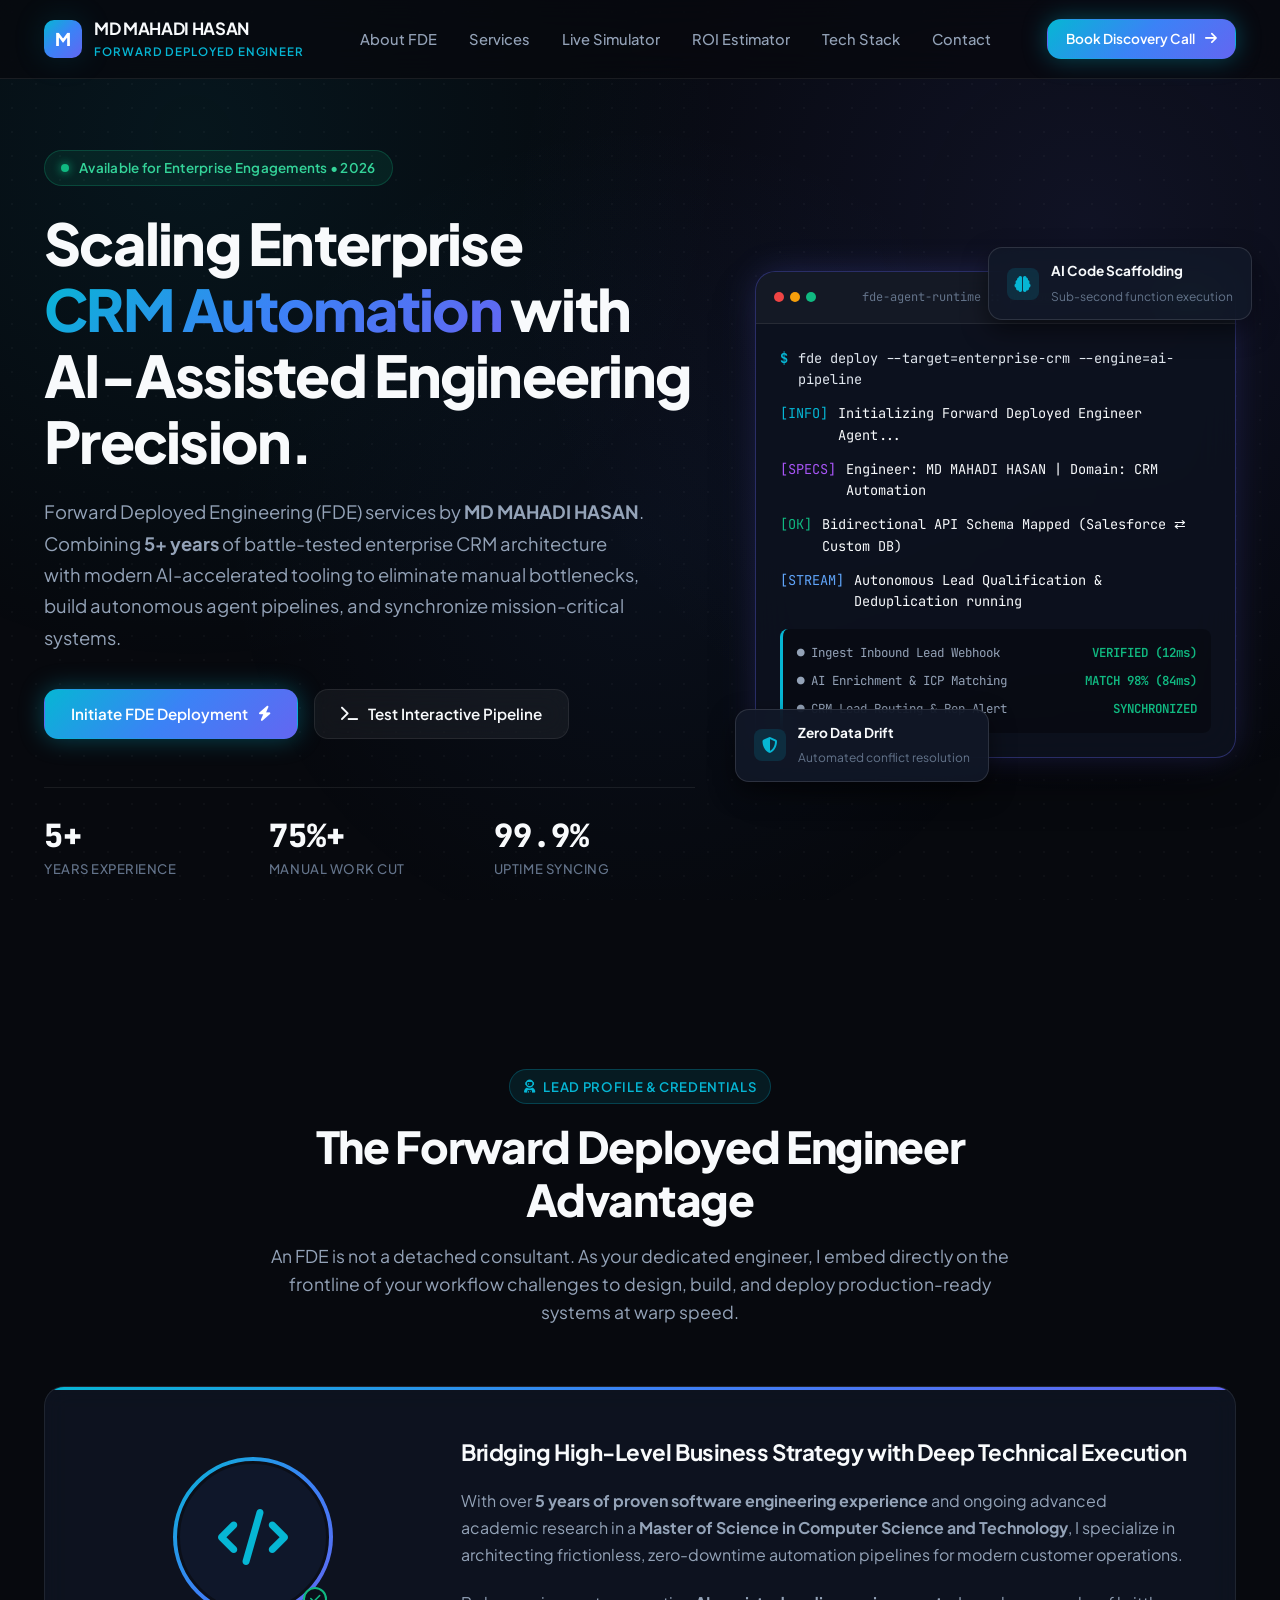
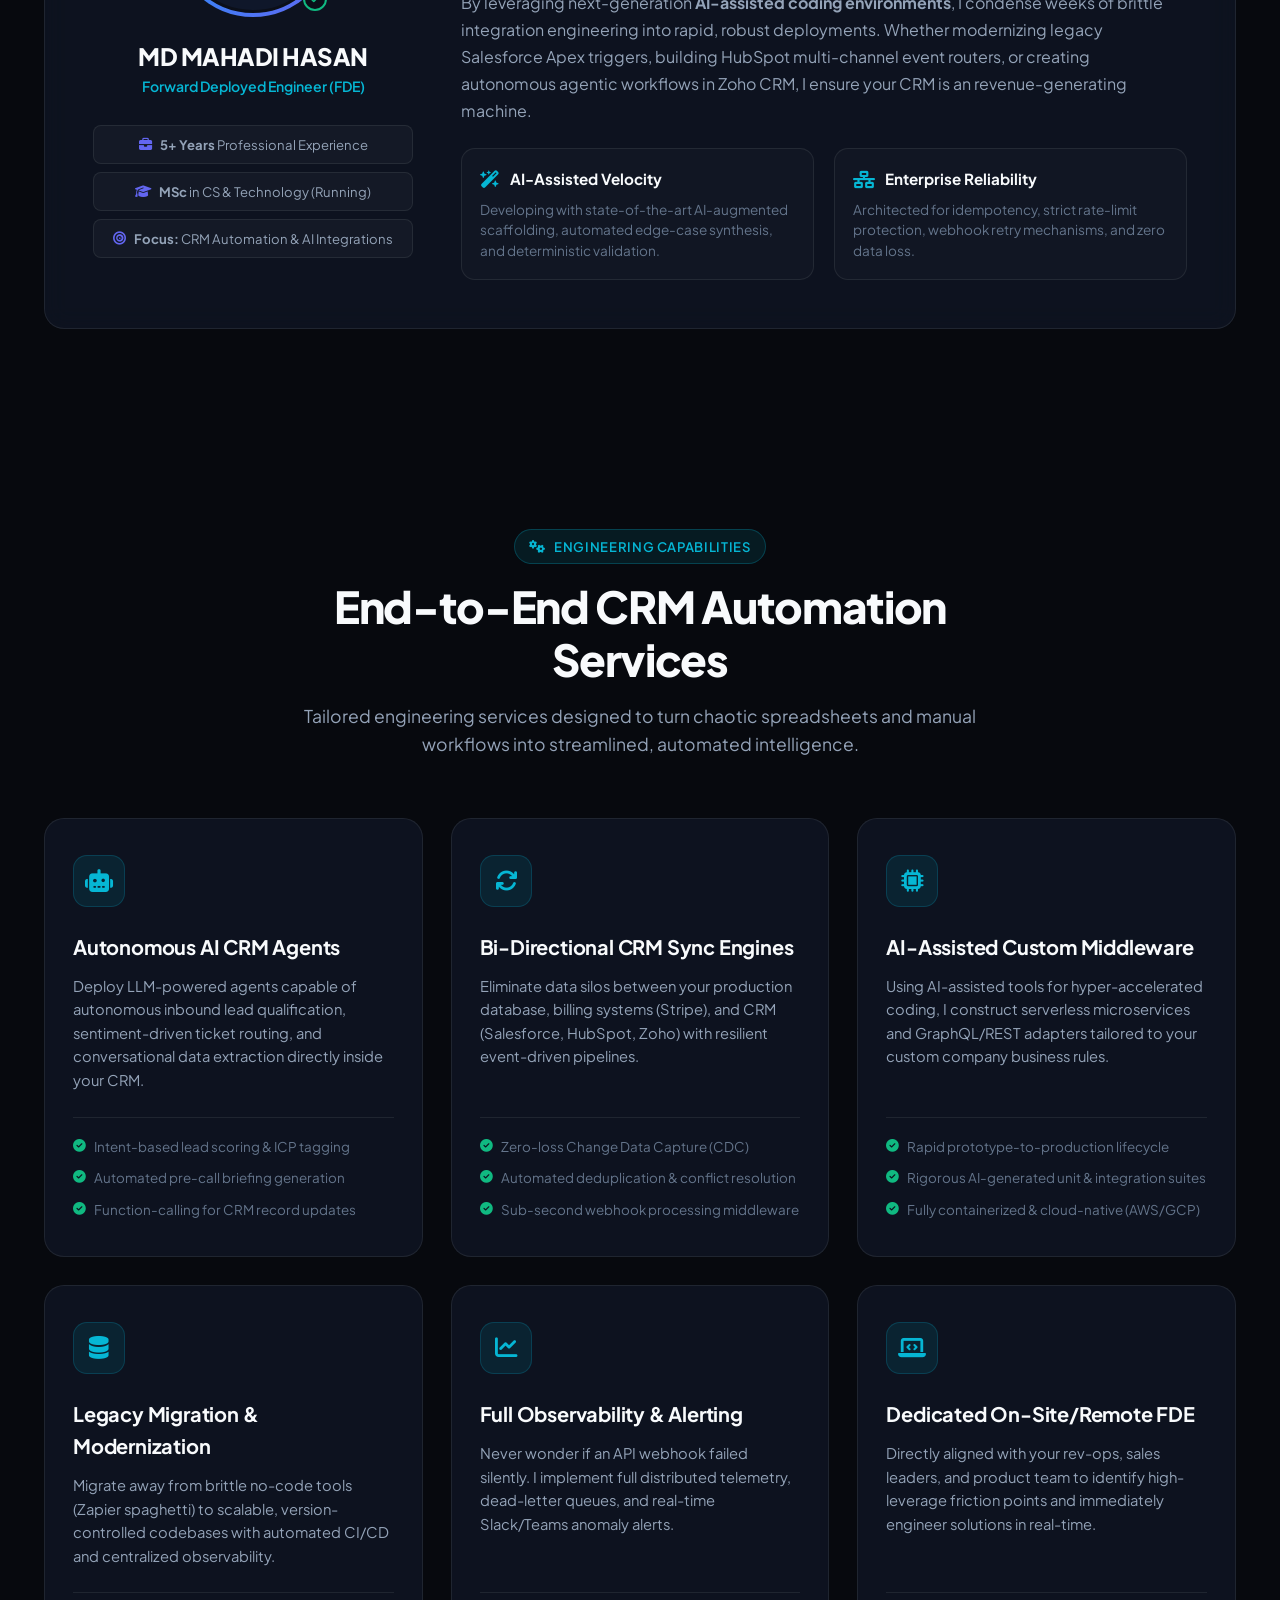
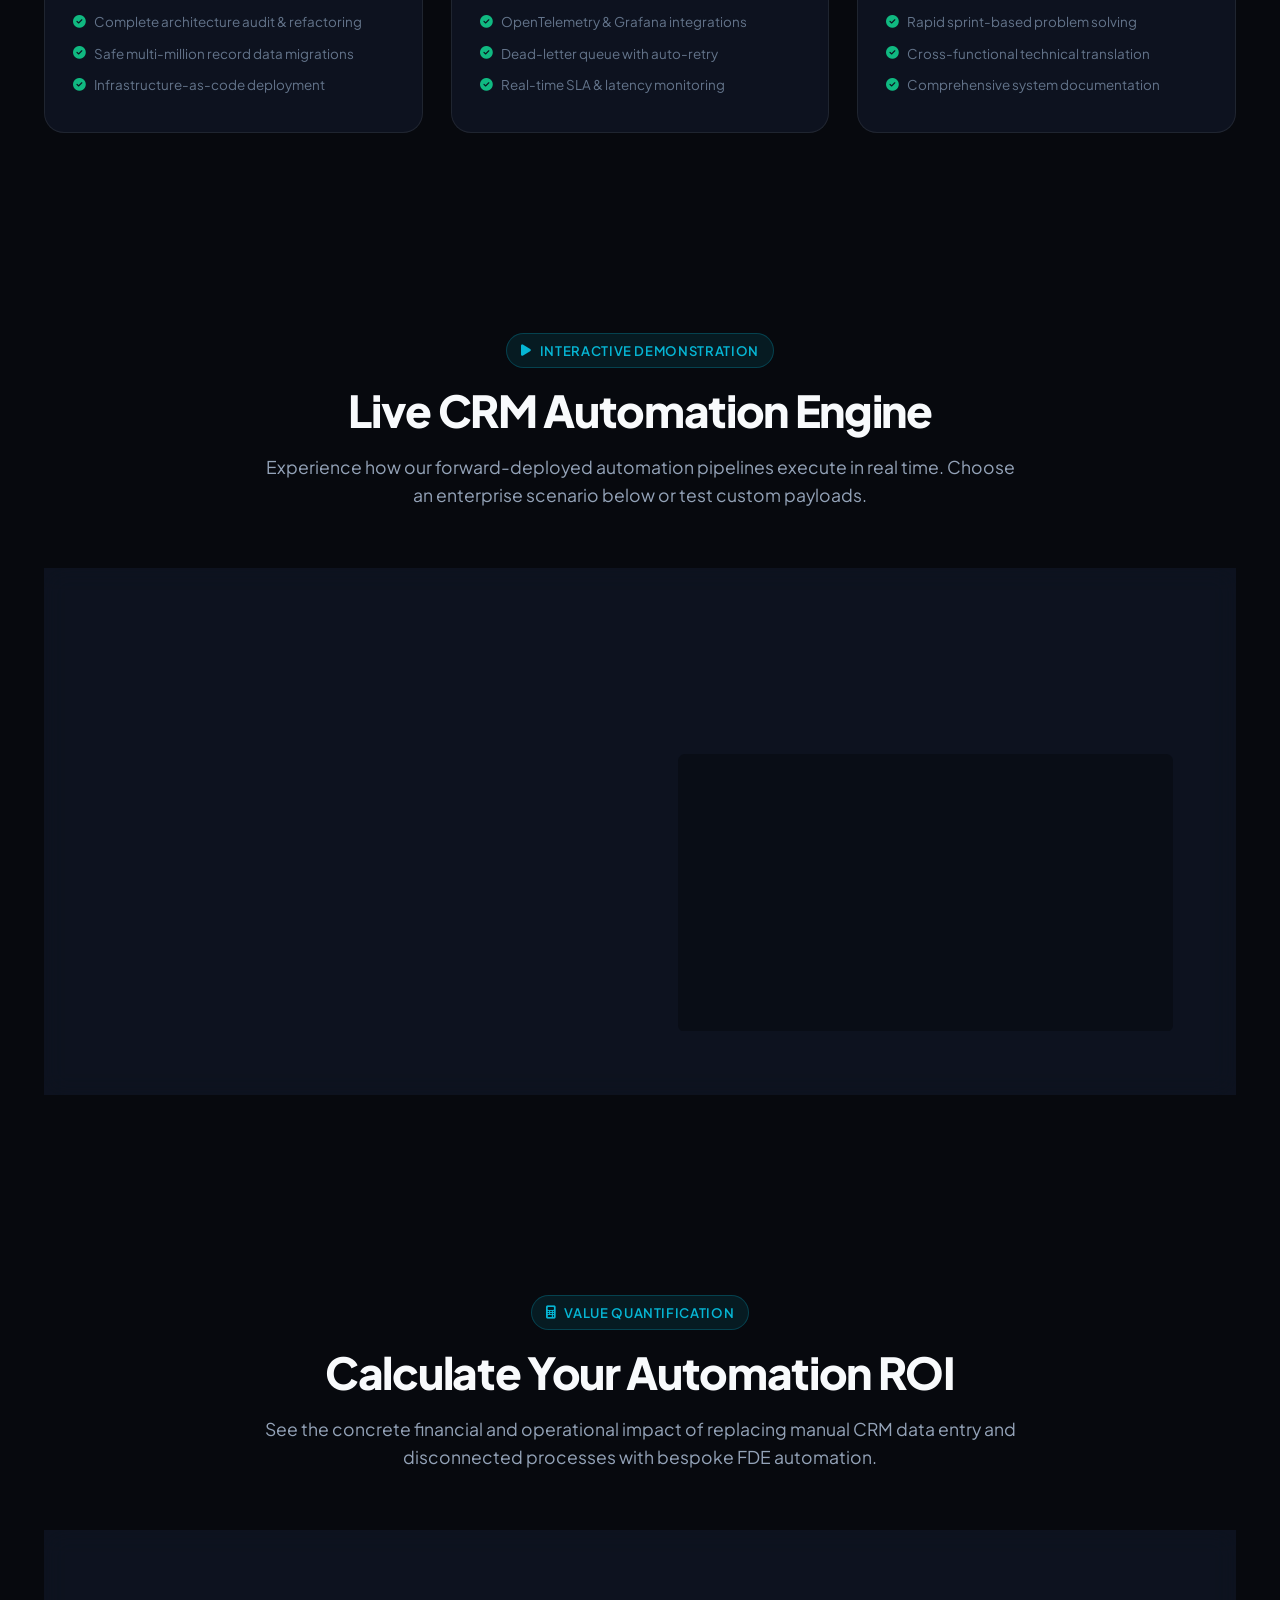
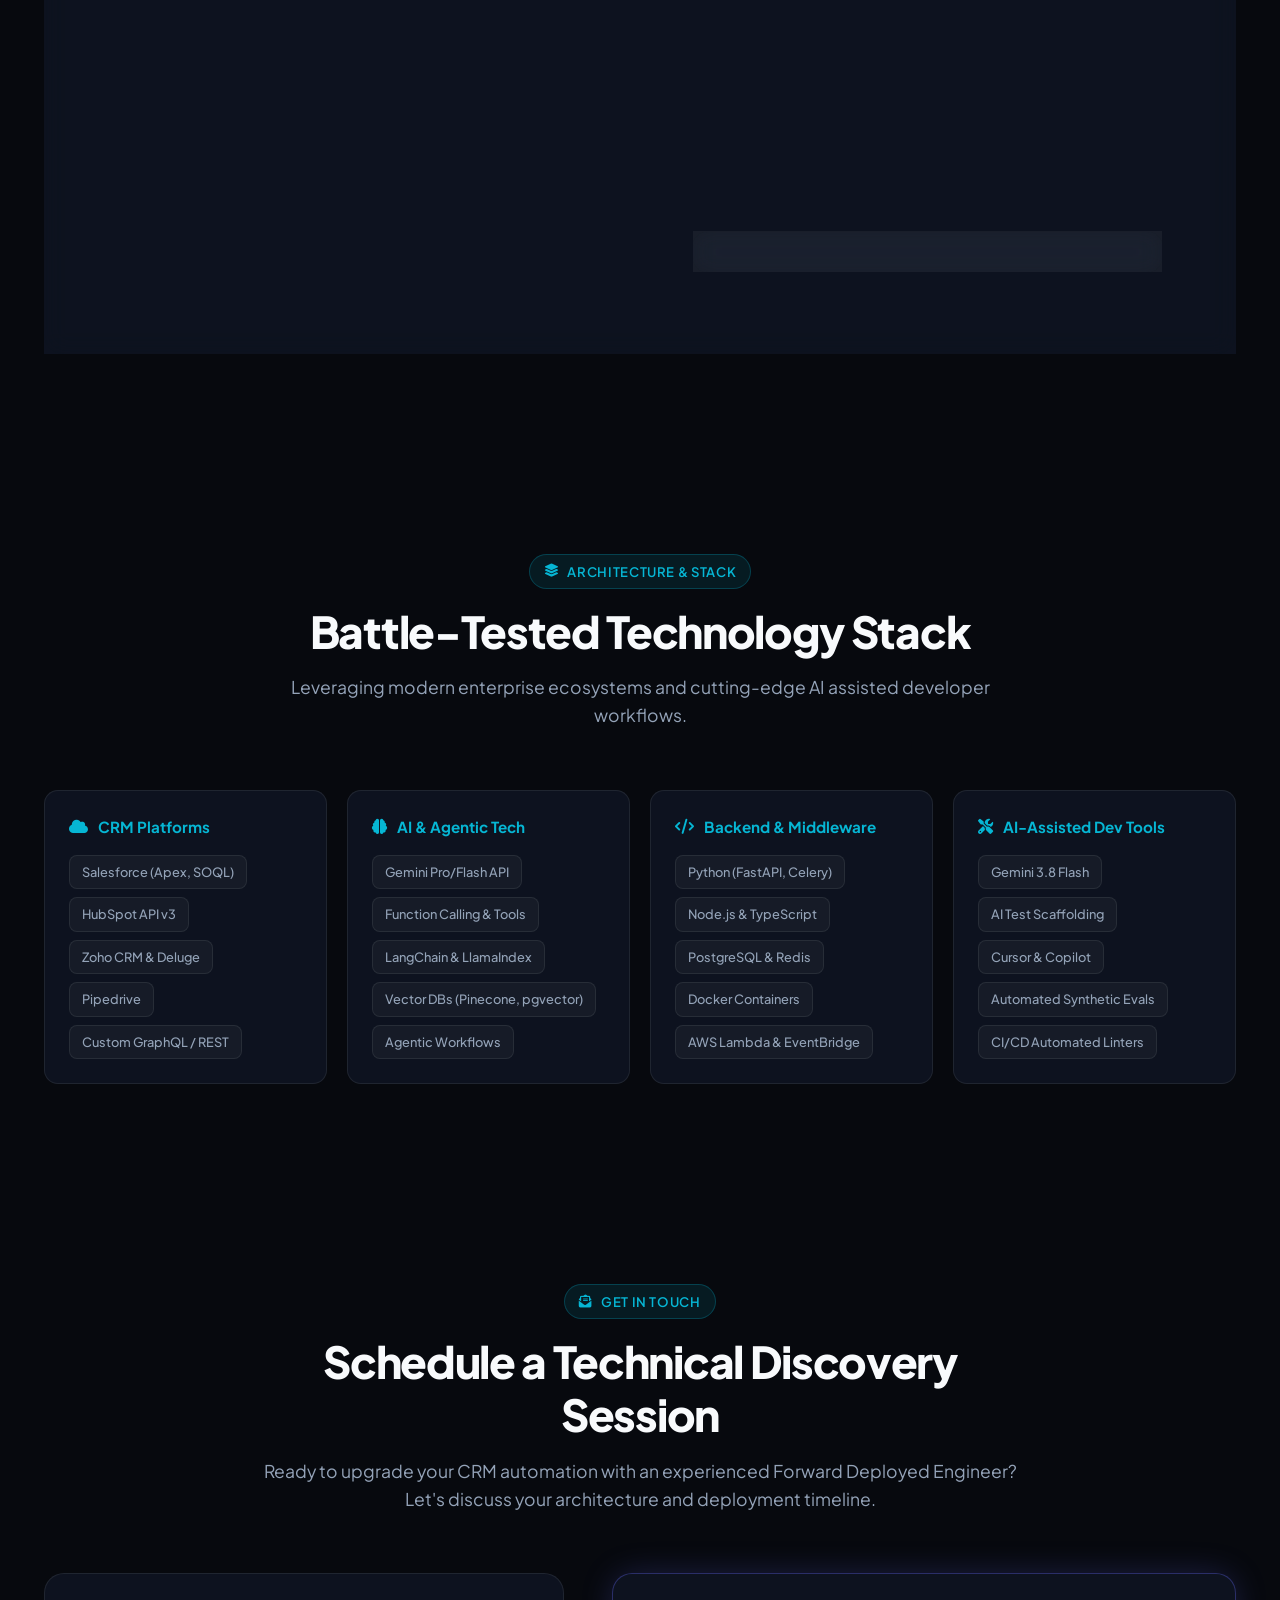
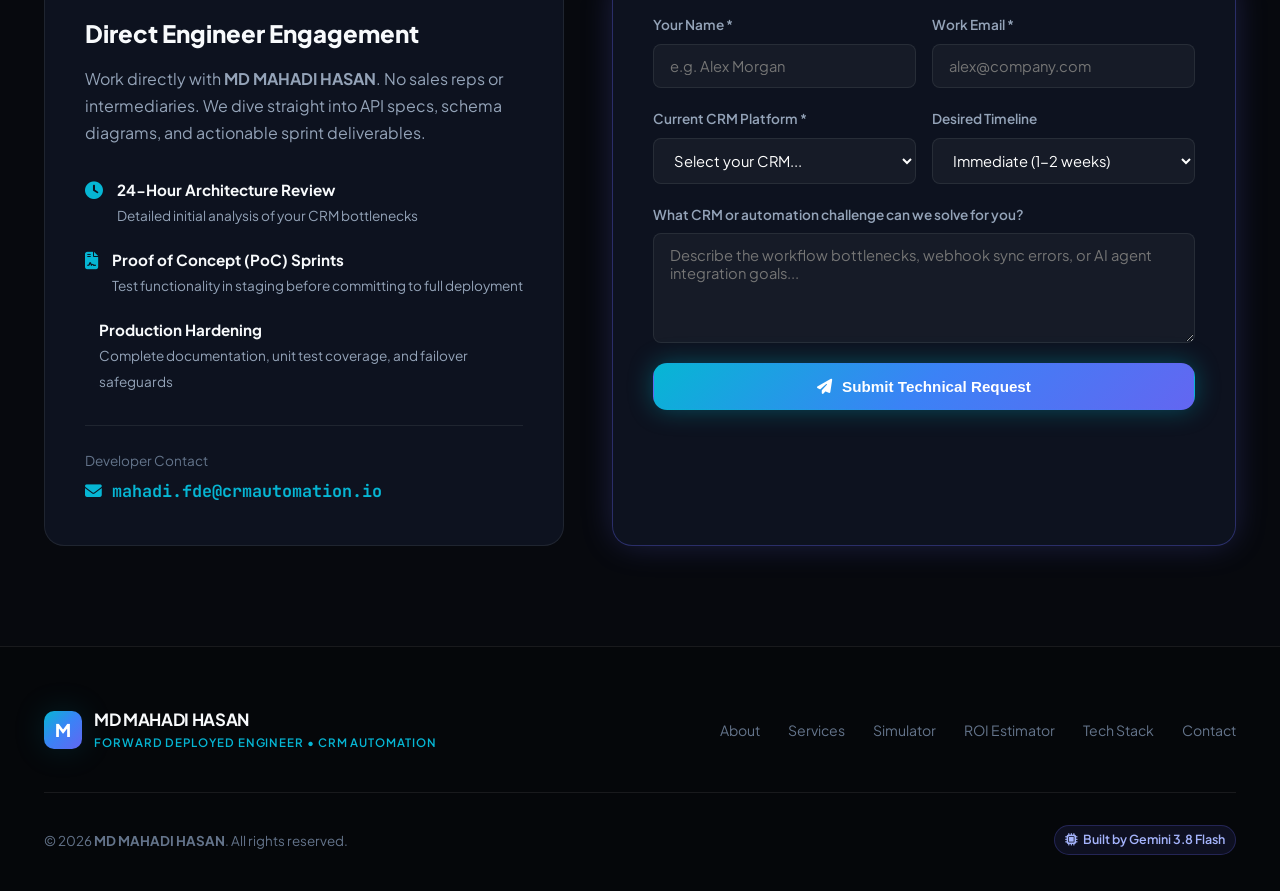
<file: Assignment__1/antigravity-gemini-3.8-flash/index.html>
<!DOCTYPE html>
<html lang="en">
<head>
  <meta charset="UTF-8">
  <meta name="viewport" content="width=device-width, initial-scale=1.0">
  <title>MD MAHADI HASAN | Forward Deployed Engineer (FDE) & CRM Automation</title>
  <meta name="description" content="Professional Forward Deployed Engineer (FDE) services by MD MAHADI HASAN. 5+ years of experience in enterprise CRM Automation, AI-assisted development, and intelligent workflow engineering.">
  <meta name="keywords" content="Forward Deployed Engineer, FDE, CRM Automation, MD MAHADI HASAN, Salesforce, HubSpot, Zoho CRM, AI Coding, LLM Integration">
  
  <!-- Google Fonts -->
  <link rel="preconnect" href="https://fonts.googleapis.com">
  <link rel="preconnect" href="https://fonts.gstatic.com" crossorigin>
  <link href="https://fonts.googleapis.com/css2?family=JetBrains+Mono:wght@400;500;700&family=Plus+Jakarta+Sans:wght@300;400;500;600;700;800&display=swap" rel="stylesheet">
  
  <!-- Font Awesome Icons -->
  <link rel="stylesheet" href="https://cdnjs.cloudflare.com/ajax/libs/font-awesome/6.5.1/css/all.min.css" integrity="sha512-DTOQO9RWCH3ppGqcWaEA1BIZOC6xxalwEsw9c2QQeAIftl+Vegovlnee1c9QX4TctnWMn13TZye+giMm8e2LwA==" crossorigin="anonymous" referrerpolicy="no-referrer" />
  
  <!-- Stylesheet -->
  <link rel="stylesheet" href="style.css">
</head>
<body>
  <!-- Ambient Glow Effects -->
  <div class="ambient-glow"></div>
  <div class="noise-overlay"></div>

  <!-- Navigation Bar -->
  <header class="navbar">
    <div class="container nav-container">
      <a href="#hero" class="nav-brand" aria-label="Home">
        <div class="brand-icon">M</div>
        <div class="brand-text">
          <span class="brand-name">MD MAHADI HASAN</span>
          <span class="brand-role">Forward Deployed Engineer</span>
        </div>
      </a>

      <ul class="nav-links" id="navLinks">
        <li><a href="#about">About FDE</a></li>
        <li><a href="#services">Services</a></li>
        <li><a href="#simulator">Live Simulator</a></li>
        <li><a href="#calculator">ROI Estimator</a></li>
        <li><a href="#tech-stack">Tech Stack</a></li>
        <li><a href="#contact">Contact</a></li>
      </ul>

      <div class="nav-actions">
        <a href="#contact" class="btn btn-primary btn-sm">
          <span>Book Discovery Call</span>
          <i class="fa-solid fa-arrow-right"></i>
        </a>
        <button class="nav-toggle" id="navToggle" aria-label="Toggle navigation menu">
          <i class="fa-solid fa-bars"></i>
        </button>
      </div>
    </div>
  </header>

  <main>
    <!-- Hero Section -->
    <section class="hero-section" id="hero">
      <div class="container hero-grid">
        <div class="hero-content">
          <div class="hero-status-pill">
            <span class="pulse-dot"></span>
            <span class="hero-status-text">Available for Enterprise Engagements • 2026</span>
          </div>

          <h1 class="hero-title">
            Scaling Enterprise <span class="gradient-text">CRM Automation</span> with AI-Assisted Engineering Precision.
          </h1>

          <p class="hero-description">
            Forward Deployed Engineering (FDE) services by <strong>MD MAHADI HASAN</strong>. Combining <strong>5+ years</strong> of battle-tested enterprise CRM architecture with modern AI-accelerated tooling to eliminate manual bottlenecks, build autonomous agent pipelines, and synchronize mission-critical systems.
          </p>

          <div class="hero-cta-group">
            <a href="#contact" class="btn btn-primary">
              <span>Initiate FDE Deployment</span>
              <i class="fa-solid fa-bolt"></i>
            </a>
            <a href="#simulator" class="btn btn-secondary">
              <i class="fa-solid fa-terminal"></i>
              <span>Test Interactive Pipeline</span>
            </a>
          </div>

          <div class="hero-metrics">
            <div class="metric-item">
              <span class="metric-value">5+</span>
              <span class="metric-label">Years Experience</span>
            </div>
            <div class="metric-item">
              <span class="metric-value">75%+</span>
              <span class="metric-label">Manual Work Cut</span>
            </div>
            <div class="metric-item">
              <span class="metric-value">99.9%</span>
              <span class="metric-label">Uptime Syncing</span>
            </div>
          </div>
        </div>

        <!-- Hero Terminal Graphic -->
        <div class="hero-visual">
          <div class="floating-card card-top-right">
            <div class="floating-icon">
              <i class="fa-solid fa-brain"></i>
            </div>
            <div class="floating-text">
              <strong>AI Code Scaffolding</strong>
              <span>Sub-second function execution</span>
            </div>
          </div>

          <div class="terminal-window">
            <div class="terminal-header">
              <div class="terminal-dots">
                <span class="dot red"></span>
                <span class="dot yellow"></span>
                <span class="dot green"></span>
              </div>
              <div class="terminal-title">fde-agent-runtime :: production-v2.6</div>
              <div><span class="terminal-badge success">ACTIVE</span></div>
            </div>

            <div class="terminal-body">
              <div class="terminal-row">
                <span class="terminal-prompt">$</span>
                <span class="terminal-cmd">fde deploy --target=enterprise-crm --engine=ai-pipeline</span>
              </div>
              <div class="terminal-row">
                <span style="color: var(--accent-cyan);">[INFO]</span>
                <span>Initializing Forward Deployed Engineer Agent...</span>
              </div>
              <div class="terminal-row">
                <span style="color: #a855f7;">[SPECS]</span>
                <span>Engineer: MD MAHADI HASAN | Domain: CRM Automation</span>
              </div>
              <div class="terminal-row">
                <span style="color: var(--accent-emerald);">[OK]</span>
                <span>Bidirectional API Schema Mapped (Salesforce ⇄ Custom DB)</span>
              </div>
              <div class="terminal-row">
                <span style="color: #60a5fa;">[STREAM]</span>
                <span>Autonomous Lead Qualification & Deduplication running</span>
              </div>

              <div class="pipeline-chip-container">
                <div class="pipeline-step">
                  <span><span>●</span> Ingest Inbound Lead Webhook</span>
                  <span class="pipeline-status">VERIFIED (12ms)</span>
                </div>
                <div class="pipeline-step">
                  <span><span>●</span> AI Enrichment & ICP Matching</span>
                  <span class="pipeline-status">MATCH 98% (84ms)</span>
                </div>
                <div class="pipeline-step">
                  <span><span>●</span> CRM Lead Routing & Rep Alert</span>
                  <span class="pipeline-status">SYNCHRONIZED</span>
                </div>
              </div>
            </div>
          </div>

          <div class="floating-card card-bottom-left">
            <div class="floating-icon">
              <i class="fa-solid fa-shield-halved"></i>
            </div>
            <div class="floating-text">
              <strong>Zero Data Drift</strong>
              <span>Automated conflict resolution</span>
            </div>
          </div>
        </div>
      </div>
    </section>

    <!-- About / Engineer Profile Section -->
    <section id="about">
      <div class="container">
        <div class="section-header">
          <div class="section-tag">
            <i class="fa-solid fa-user-astronaut"></i>
            <span>Lead Profile & Credentials</span>
          </div>
          <h2 class="section-title">The Forward Deployed Engineer Advantage</h2>
          <p class="section-subtitle">
            An FDE is not a detached consultant. As your dedicated engineer, I embed directly on the frontline of your workflow challenges to design, build, and deploy production-ready systems at warp speed.
          </p>
        </div>

        <div class="profile-card">
          <div class="profile-avatar-wrap">
            <div class="avatar-halo">
              <div class="avatar-inner">
                <i class="fa-solid fa-code"></i>
              </div>
              <div class="avatar-badge">
                <i class="fa-solid fa-check"></i>
              </div>
            </div>
            <h3 class="profile-name">MD MAHADI HASAN</h3>
            <span class="profile-title">Forward Deployed Engineer (FDE)</span>

            <div class="profile-credentials">
              <div class="credential-chip">
                <i class="fa-solid fa-briefcase"></i>
                <span><strong>5+ Years</strong> Professional Experience</span>
              </div>
              <div class="credential-chip">
                <i class="fa-solid fa-graduation-cap"></i>
                <span><strong>MSc</strong> in CS & Technology (Running)</span>
              </div>
              <div class="credential-chip">
                <i class="fa-solid fa-bullseye"></i>
                <span><strong>Focus:</strong> CRM Automation & AI Integrations</span>
              </div>
            </div>
          </div>

          <div class="profile-bio">
            <h4 class="profile-bio-heading">Bridging High-Level Business Strategy with Deep Technical Execution</h4>
            <p>
              With over <strong>5 years of proven software engineering experience</strong> and ongoing advanced academic research in a <strong>Master of Science in Computer Science and Technology</strong>, I specialize in architecting frictionless, zero-downtime automation pipelines for modern customer operations.
            </p>
            <p>
              By leveraging next-generation <strong>AI-assisted coding environments</strong>, I condense weeks of brittle integration engineering into rapid, robust deployments. Whether modernizing legacy Salesforce Apex triggers, building HubSpot multi-channel event routers, or creating autonomous agentic workflows in Zoho CRM, I ensure your CRM is an revenue-generating machine.
            </p>

            <div class="profile-pillars">
              <div class="pillar-box">
                <div class="pillar-header">
                  <i class="fa-solid fa-wand-magic-sparkles"></i>
                  <h4>AI-Assisted Velocity</h4>
                </div>
                <p>Developing with state-of-the-art AI-augmented scaffolding, automated edge-case synthesis, and deterministic validation.</p>
              </div>

              <div class="pillar-box">
                <div class="pillar-header">
                  <i class="fa-solid fa-network-wired"></i>
                  <h4>Enterprise Reliability</h4>
                </div>
                <p>Architected for idempotency, strict rate-limit protection, webhook retry mechanisms, and zero data loss.</p>
              </div>
            </div>
          </div>
        </div>
      </div>
    </section>

    <!-- Services Section -->
    <section id="services">
      <div class="container">
        <div class="section-header">
          <div class="section-tag">
            <i class="fa-solid fa-gears"></i>
            <span>Engineering Capabilities</span>
          </div>
          <h2 class="section-title">End-to-End CRM Automation Services</h2>
          <p class="section-subtitle">
            Tailored engineering services designed to turn chaotic spreadsheets and manual workflows into streamlined, automated intelligence.
          </p>
        </div>

        <div class="services-grid">
          <!-- Service 1 -->
          <article class="service-card">
            <div class="service-icon-wrap">
              <i class="fa-solid fa-robot"></i>
            </div>
            <h3 class="service-title">Autonomous AI CRM Agents</h3>
            <p class="service-desc">
              Deploy LLM-powered agents capable of autonomous inbound lead qualification, sentiment-driven ticket routing, and conversational data extraction directly inside your CRM.
            </p>
            <ul class="service-features">
              <li><i class="fa-solid fa-circle-check"></i> Intent-based lead scoring & ICP tagging</li>
              <li><i class="fa-solid fa-circle-check"></i> Automated pre-call briefing generation</li>
              <li><i class="fa-solid fa-circle-check"></i> Function-calling for CRM record updates</li>
            </ul>
          </article>

          <!-- Service 2 -->
          <article class="service-card">
            <div class="service-icon-wrap">
              <i class="fa-solid fa-arrows-rotate"></i>
            </div>
            <h3 class="service-title">Bi-Directional CRM Sync Engines</h3>
            <p class="service-desc">
              Eliminate data silos between your production database, billing systems (Stripe), and CRM (Salesforce, HubSpot, Zoho) with resilient event-driven pipelines.
            </p>
            <ul class="service-features">
              <li><i class="fa-solid fa-circle-check"></i> Zero-loss Change Data Capture (CDC)</li>
              <li><i class="fa-solid fa-circle-check"></i> Automated deduplication & conflict resolution</li>
              <li><i class="fa-solid fa-circle-check"></i> Sub-second webhook processing middleware</li>
            </ul>
          </article>

          <!-- Service 3 -->
          <article class="service-card">
            <div class="service-icon-wrap">
              <i class="fa-solid fa-microchip"></i>
            </div>
            <h3 class="service-title">AI-Assisted Custom Middleware</h3>
            <p class="service-desc">
              Using AI-assisted tools for hyper-accelerated coding, I construct serverless microservices and GraphQL/REST adapters tailored to your custom company business rules.
            </p>
            <ul class="service-features">
              <li><i class="fa-solid fa-circle-check"></i> Rapid prototype-to-production lifecycle</li>
              <li><i class="fa-solid fa-circle-check"></i> Rigorous AI-generated unit & integration suites</li>
              <li><i class="fa-solid fa-circle-check"></i> Fully containerized & cloud-native (AWS/GCP)</li>
            </ul>
          </article>

          <!-- Service 4 -->
          <article class="service-card">
            <div class="service-icon-wrap">
              <i class="fa-solid fa-database"></i>
            </div>
            <h3 class="service-title">Legacy Migration & Modernization</h3>
            <p class="service-desc">
              Migrate away from brittle no-code tools (Zapier spaghetti) to scalable, version-controlled codebases with automated CI/CD and centralized observability.
            </p>
            <ul class="service-features">
              <li><i class="fa-solid fa-circle-check"></i> Complete architecture audit & refactoring</li>
              <li><i class="fa-solid fa-circle-check"></i> Safe multi-million record data migrations</li>
              <li><i class="fa-solid fa-circle-check"></i> Infrastructure-as-code deployment</li>
            </ul>
          </article>

          <!-- Service 5 -->
          <article class="service-card">
            <div class="service-icon-wrap">
              <i class="fa-solid fa-chart-line"></i>
            </div>
            <h3 class="service-title">Full Observability & Alerting</h3>
            <p class="service-desc">
              Never wonder if an API webhook failed silently. I implement full distributed telemetry, dead-letter queues, and real-time Slack/Teams anomaly alerts.
            </p>
            <ul class="service-features">
              <li><i class="fa-solid fa-circle-check"></i> OpenTelemetry & Grafana integrations</li>
              <li><i class="fa-solid fa-circle-check"></i> Dead-letter queue with auto-retry</li>
              <li><i class="fa-solid fa-circle-check"></i> Real-time SLA & latency monitoring</li>
            </ul>
          </article>

          <!-- Service 6 -->
          <article class="service-card">
            <div class="service-icon-wrap">
              <i class="fa-solid fa-laptop-code"></i>
            </div>
            <h3 class="service-title">Dedicated On-Site/Remote FDE</h3>
            <p class="service-desc">
              Directly aligned with your rev-ops, sales leaders, and product team to identify high-leverage friction points and immediately engineer solutions in real-time.
            </p>
            <ul class="service-features">
              <li><i class="fa-solid fa-circle-check"></i> Rapid sprint-based problem solving</li>
              <li><i class="fa-solid fa-circle-check"></i> Cross-functional technical translation</li>
              <li><i class="fa-solid fa-circle-check"></i> Comprehensive system documentation</li>
            </ul>
          </article>
        </div>
      </div>
    </section>

    <!-- Interactive CRM Pipeline Simulator -->
    <section id="simulator">
      <div class="container">
        <div class="section-header">
          <div class="section-tag">
            <i class="fa-solid fa-play"></i>
            <span>Interactive Demonstration</span>
          </div>
          <h2 class="section-title">Live CRM Automation Engine</h2>
          <p class="section-subtitle">
            Experience how our forward-deployed automation pipelines execute in real time. Choose an enterprise scenario below or test custom payloads.
          </p>
        </div>

        <div class="demo-wrapper">
          <div class="demo-tabs">
            <button class="demo-tab-btn active" data-tab="enrichment">
              <i class="fa-solid fa-sparkles"></i> AI Lead Enrichment
            </button>
            <button class="demo-tab-btn" data-tab="routing">
              <i class="fa-solid fa-route"></i> Intelligent Lead Routing
            </button>
            <button class="demo-tab-btn" data-tab="sync">
              <i class="fa-solid fa-rotate"></i> Two-Way Sync & Conflict Fix
            </button>
          </div>

          <div class="demo-console-grid">
            <div class="demo-panel">
              <div class="demo-panel-header">
                <span class="demo-panel-title">
                  <i class="fa-solid fa-sliders"></i> Simulation Parameters
                </span>
                <span class="terminal-badge info">SANDBOX</span>
              </div>

              <div class="demo-interactive-controls">
                <div class="control-group">
                  <label for="demoLeadInput">Entity / Inbound Account</label>
                  <input type="text" id="demoLeadInput" value="FinTech Enterprise Corp">
                </div>

                <div class="control-group">
                  <label for="demoCrmSelect">Destination CRM Platform</label>
                  <select id="demoCrmSelect">
                    <option value="Salesforce Enterprise">Salesforce Enterprise (Cloud)</option>
                    <option value="HubSpot Enterprise">HubSpot Enterprise</option>
                    <option value="Zoho CRM">Zoho CRM Plus</option>
                    <option value="Custom PostgreSQL/GraphQL">Custom High-Scale CRM / Postgres</option>
                  </select>
                </div>

                <button class="btn btn-primary" id="demoRunBtn" style="margin-top: 10px;">
                  <i class="fa-solid fa-bolt"></i>
                  <span>Execute Automation Pipeline</span>
                </button>
              </div>
            </div>

            <div class="demo-panel">
              <div class="demo-panel-header">
                <span class="demo-panel-title">
                  <i class="fa-solid fa-terminal"></i> Live Stream Telemetry
                </span>
                <span class="terminal-badge success">STREAMING</span>
              </div>

              <div class="demo-log-display" id="demoLogDisplay">
                <!-- Streamed dynamically by script.js -->
              </div>
            </div>
          </div>
        </div>
      </div>
    </section>

    <!-- ROI Calculator Section -->
    <section id="calculator">
      <div class="container">
        <div class="section-header">
          <div class="section-tag">
            <i class="fa-solid fa-calculator"></i>
            <span>Value Quantification</span>
          </div>
          <h2 class="section-title">Calculate Your Automation ROI</h2>
          <p class="section-subtitle">
            See the concrete financial and operational impact of replacing manual CRM data entry and disconnected processes with bespoke FDE automation.
          </p>
        </div>

        <div class="calculator-card">
          <div class="calculator-controls">
            <div class="slider-group">
              <div class="slider-header">
                <span class="slider-label">Sales & Operations Team Size</span>
                <span class="slider-val" id="teamSizeVal">12</span>
              </div>
              <input type="range" class="custom-range" id="teamSizeSlider" min="2" max="100" value="12">
            </div>

            <div class="slider-group">
              <div class="slider-header">
                <span class="slider-label">Manual CRM Hours / Rep / Week</span>
                <span class="slider-val" id="manualHoursVal">6 hrs</span>
              </div>
              <input type="range" class="custom-range" id="manualHoursSlider" min="1" max="20" step="0.5" value="6">
            </div>

            <div class="slider-group">
              <div class="slider-header">
                <span class="slider-label">Average Fully Loaded Hourly Cost</span>
                <span class="slider-val" id="hourlyRateVal">$55/hr</span>
              </div>
              <input type="range" class="custom-range" id="hourlyRateSlider" min="25" max="150" step="5" value="55">
            </div>
          </div>

          <div class="calculator-results">
            <div class="result-highlight">
              <span class="result-number" id="annualSavingsResult">$148,500</span>
              <span class="result-caption">Estimated Annual Cost Savings</span>
            </div>

            <div class="result-stats-row">
              <div>
                <span class="stat-metric-title">Hours Reclaimed</span>
                <div class="stat-metric-num" id="hoursSavedResult">2,700 hrs/yr</div>
              </div>
              <div>
                <span class="stat-metric-title">Automation Ratio</span>
                <div class="stat-metric-num" id="efficiencyGainResult">75% Automatable</div>
              </div>
            </div>

            <a href="#contact" class="btn btn-secondary btn-sm" style="margin-top: 10px;">
              <span>Capture These Savings with MD MAHADI HASAN</span>
              <i class="fa-solid fa-arrow-right"></i>
            </a>
          </div>
        </div>
      </div>
    </section>

    <!-- Tech Stack & AI Ecosystem Section -->
    <section id="tech-stack">
      <div class="container">
        <div class="section-header">
          <div class="section-tag">
            <i class="fa-solid fa-layer-group"></i>
            <span>Architecture & Stack</span>
          </div>
          <h2 class="section-title">Battle-Tested Technology Stack</h2>
          <p class="section-subtitle">
            Leveraging modern enterprise ecosystems and cutting-edge AI assisted developer workflows.
          </p>
        </div>

        <div class="stack-grid">
          <div class="stack-category">
            <div class="stack-category-title">
              <i class="fa-solid fa-cloud"></i>
              <span>CRM Platforms</span>
            </div>
            <div class="stack-tags">
              <span class="stack-tag">Salesforce (Apex, SOQL)</span>
              <span class="stack-tag">HubSpot API v3</span>
              <span class="stack-tag">Zoho CRM & Deluge</span>
              <span class="stack-tag">Pipedrive</span>
              <span class="stack-tag">Custom GraphQL / REST</span>
            </div>
          </div>

          <div class="stack-category">
            <div class="stack-category-title">
              <i class="fa-solid fa-brain"></i>
              <span>AI & Agentic Tech</span>
            </div>
            <div class="stack-tags">
              <span class="stack-tag">Gemini Pro/Flash API</span>
              <span class="stack-tag">Function Calling & Tools</span>
              <span class="stack-tag">LangChain & LlamaIndex</span>
              <span class="stack-tag">Vector DBs (Pinecone, pgvector)</span>
              <span class="stack-tag">Agentic Workflows</span>
            </div>
          </div>

          <div class="stack-category">
            <div class="stack-category-title">
              <i class="fa-solid fa-code"></i>
              <span>Backend & Middleware</span>
            </div>
            <div class="stack-tags">
              <span class="stack-tag">Python (FastAPI, Celery)</span>
              <span class="stack-tag">Node.js & TypeScript</span>
              <span class="stack-tag">PostgreSQL & Redis</span>
              <span class="stack-tag">Docker Containers</span>
              <span class="stack-tag">AWS Lambda & EventBridge</span>
            </div>
          </div>

          <div class="stack-category">
            <div class="stack-category-title">
              <i class="fa-solid fa-screwdriver-wrench"></i>
              <span>AI-Assisted Dev Tools</span>
            </div>
            <div class="stack-tags">
              <span class="stack-tag">Gemini 3.8 Flash</span>
              <span class="stack-tag">AI Test Scaffolding</span>
              <span class="stack-tag">Cursor & Copilot</span>
              <span class="stack-tag">Automated Synthetic Evals</span>
              <span class="stack-tag">CI/CD Automated Linters</span>
            </div>
          </div>
        </div>
      </div>
    </section>

    <!-- Contact & Discovery Call Section -->
    <section id="contact">
      <div class="container">
        <div class="section-header">
          <div class="section-tag">
            <i class="fa-solid fa-envelope-open-text"></i>
            <span>Get In Touch</span>
          </div>
          <h2 class="section-title">Schedule a Technical Discovery Session</h2>
          <p class="section-subtitle">
            Ready to upgrade your CRM automation with an experienced Forward Deployed Engineer? Let's discuss your architecture and deployment timeline.
          </p>
        </div>

        <div class="contact-grid">
          <div class="contact-info-card">
            <div>
              <h3 style="font-size: 1.5rem; margin-bottom: 12px; font-weight: 800;">
                Direct Engineer Engagement
              </h3>
              <p style="color: var(--text-secondary); line-height: 1.7;">
                Work directly with <strong>MD MAHADI HASAN</strong>. No sales reps or intermediaries. We dive straight into API specs, schema diagrams, and actionable sprint deliverables.
              </p>

              <ul class="contact-perks">
                <li class="contact-perk-item">
                  <i class="fa-solid fa-clock"></i>
                  <div>
                    <strong>24-Hour Architecture Review</strong>
                    <span>Detailed initial analysis of your CRM bottlenecks</span>
                  </div>
                </li>
                <li class="contact-perk-item">
                  <i class="fa-solid fa-file-contract"></i>
                  <div>
                    <strong>Proof of Concept (PoC) Sprints</strong>
                    <span>Test functionality in staging before committing to full deployment</span>
                  </div>
                </li>
                <li class="contact-perk-item">
                  <i class="fa-solid fa-shield-check"></i>
                  <div>
                    <strong>Production Hardening</strong>
                    <span>Complete documentation, unit test coverage, and failover safeguards</span>
                  </div>
                </li>
              </ul>
            </div>

            <div style="padding-top: 24px; border-top: 1px solid var(--border-subtle);">
              <div style="font-size: 0.85rem; color: var(--text-muted); margin-bottom: 6px;">Developer Contact</div>
              <div style="font-size: 1.05rem; font-weight: 700; color: var(--accent-cyan); font-family: var(--font-mono);">
                <i class="fa-solid fa-envelope"></i> mahadi.fde@crmautomation.io
              </div>
            </div>
          </div>

          <div class="contact-form-card">
            <form class="contact-form" id="discoveryForm">
              <div class="form-row">
                <div class="form-group">
                  <label for="contactName">Your Name *</label>
                  <input type="text" id="contactName" placeholder="e.g. Alex Morgan" required>
                </div>
                <div class="form-group">
                  <label for="contactEmail">Work Email *</label>
                  <input type="email" id="contactEmail" placeholder="alex@company.com" required>
                </div>
              </div>

              <div class="form-row">
                <div class="form-group">
                  <label for="crmStack">Current CRM Platform *</label>
                  <select id="crmStack" required>
                    <option value="">Select your CRM...</option>
                    <option value="Salesforce">Salesforce</option>
                    <option value="HubSpot">HubSpot</option>
                    <option value="Zoho CRM">Zoho CRM</option>
                    <option value="Custom Database">Custom / In-house Stack</option>
                    <option value="Multiple CRMs">Multiple CRMs / Migration</option>
                  </select>
                </div>
                <div class="form-group">
                  <label for="timeline">Desired Timeline</label>
                  <select id="timeline">
                    <option value="Immediate (1-2 weeks)">Immediate (1-2 weeks)</option>
                    <option value="Within a month">Within a month</option>
                    <option value="Exploring architecture">Exploring architecture</option>
                  </select>
                </div>
              </div>

              <div class="form-group">
                <label for="projectDetails">What CRM or automation challenge can we solve for you?</label>
                <textarea id="projectDetails" placeholder="Describe the workflow bottlenecks, webhook sync errors, or AI agent integration goals..." required></textarea>
              </div>

              <button type="submit" class="btn btn-primary" style="width: 100%; padding: 14px;">
                <i class="fa-solid fa-paper-plane"></i>
                <span>Submit Technical Request</span>
              </button>

              <div class="form-feedback" id="formFeedback"></div>
            </form>
          </div>
        </div>
      </div>
    </section>
  </main>

  <!-- Footer Section -->
  <footer class="site-footer">
    <div class="container">
      <div class="footer-top">
        <div class="nav-brand">
          <div class="brand-icon">M</div>
          <div class="brand-text">
            <span class="brand-name">MD MAHADI HASAN</span>
            <span class="brand-role">Forward Deployed Engineer • CRM Automation</span>
          </div>
        </div>

        <ul class="footer-links">
          <li><a href="#about">About</a></li>
          <li><a href="#services">Services</a></li>
          <li><a href="#simulator">Simulator</a></li>
          <li><a href="#calculator">ROI Estimator</a></li>
          <li><a href="#tech-stack">Tech Stack</a></li>
          <li><a href="#contact">Contact</a></li>
        </ul>
      </div>

      <div class="footer-bottom">
        <div class="copyright-text">
          &copy; <span id="currentYear">2026</span> <strong>MD MAHADI HASAN</strong>. All rights reserved.
        </div>

        <div>
          <span class="model-badge">
            <i class="fa-solid fa-microchip"></i> Built by Gemini 3.8 Flash
          </span>
        </div>
      </div>
    </div>
  </footer>

  <!-- Scripts -->
  <script src="script.js"></script>
</body>
</html>
</file>
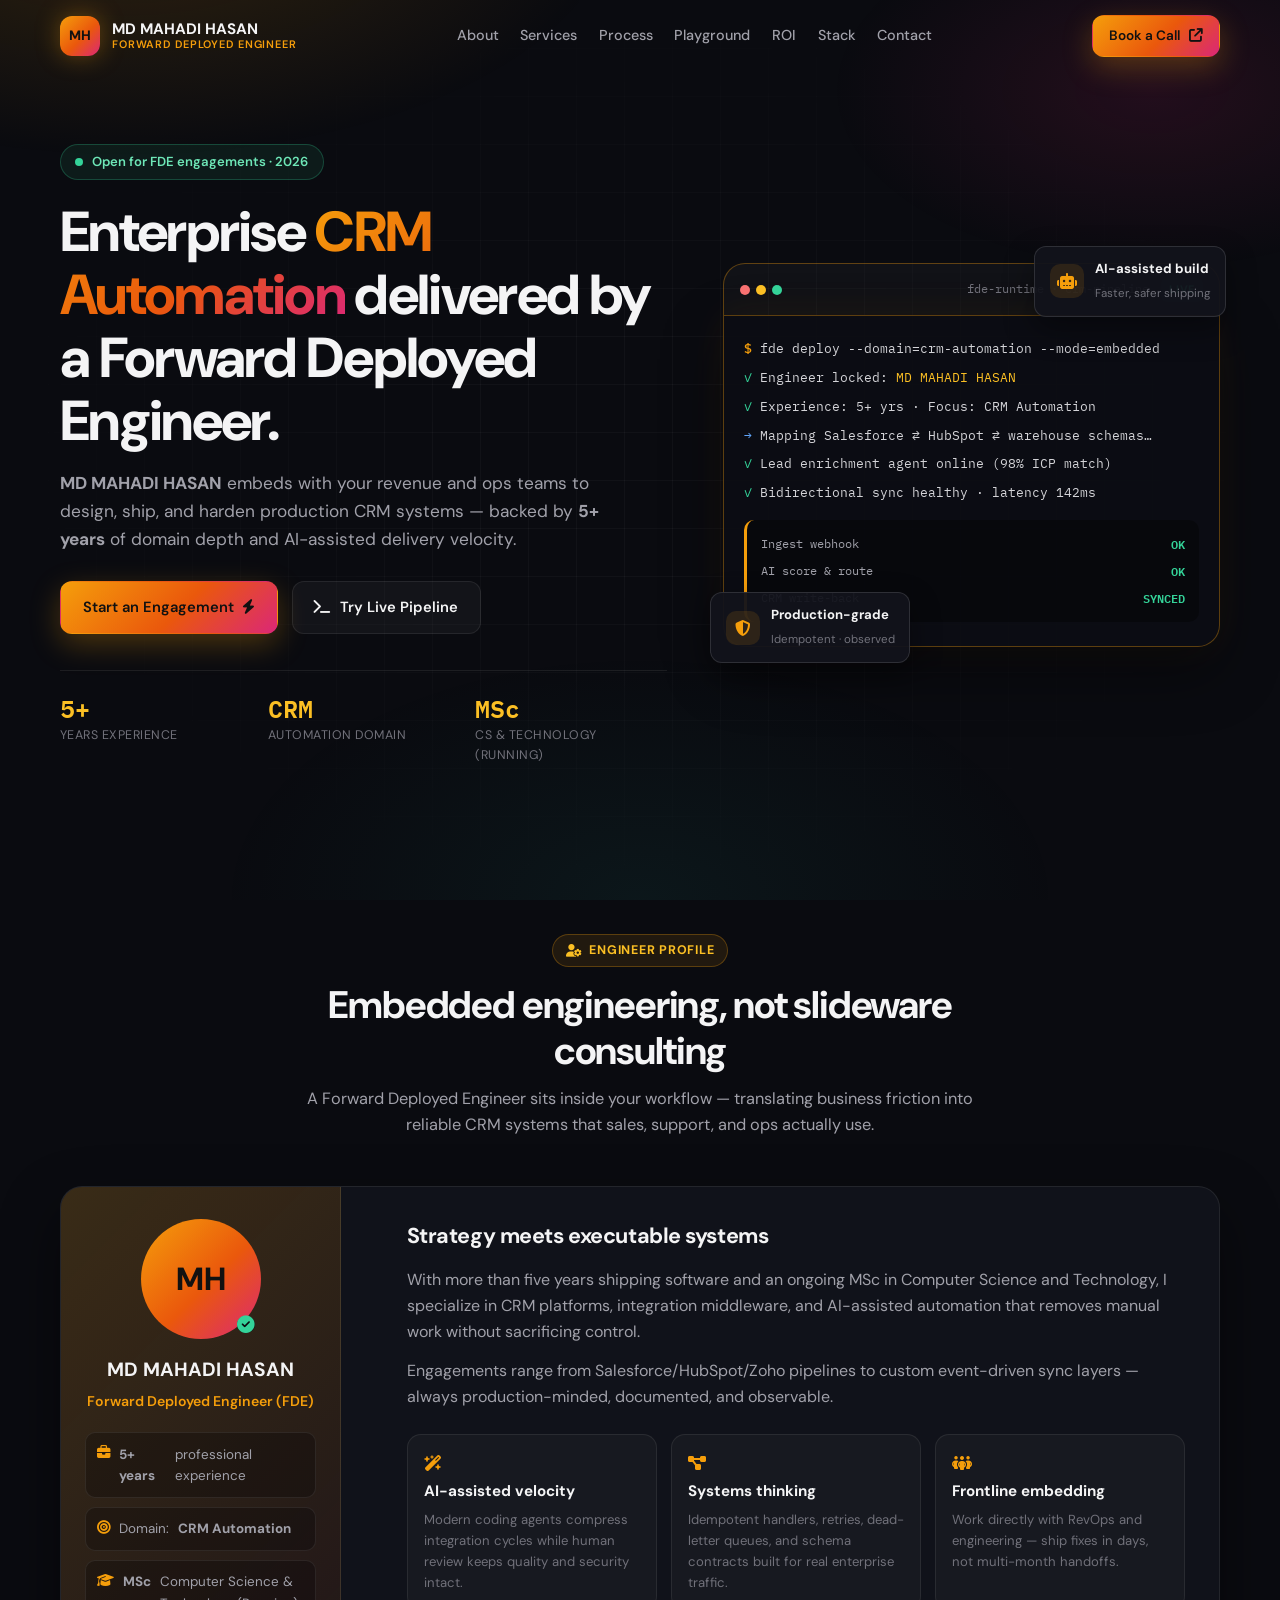
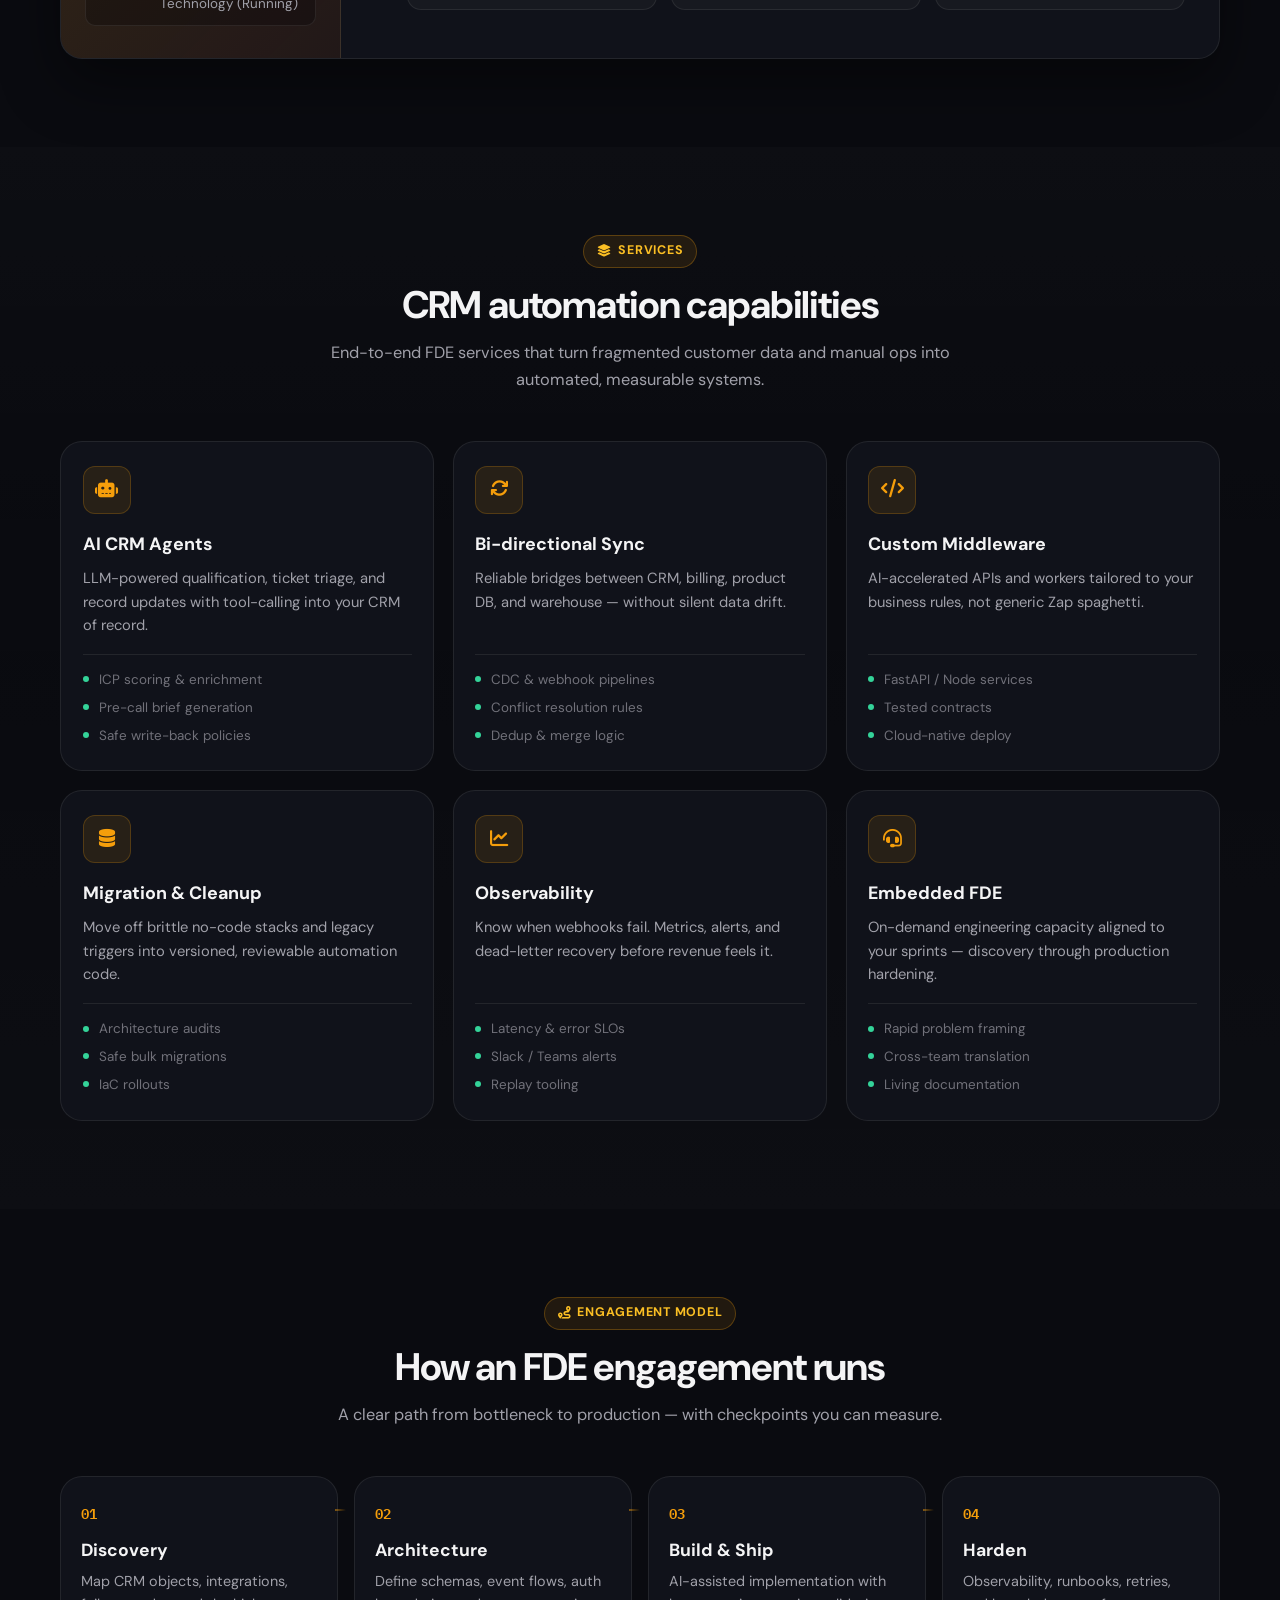
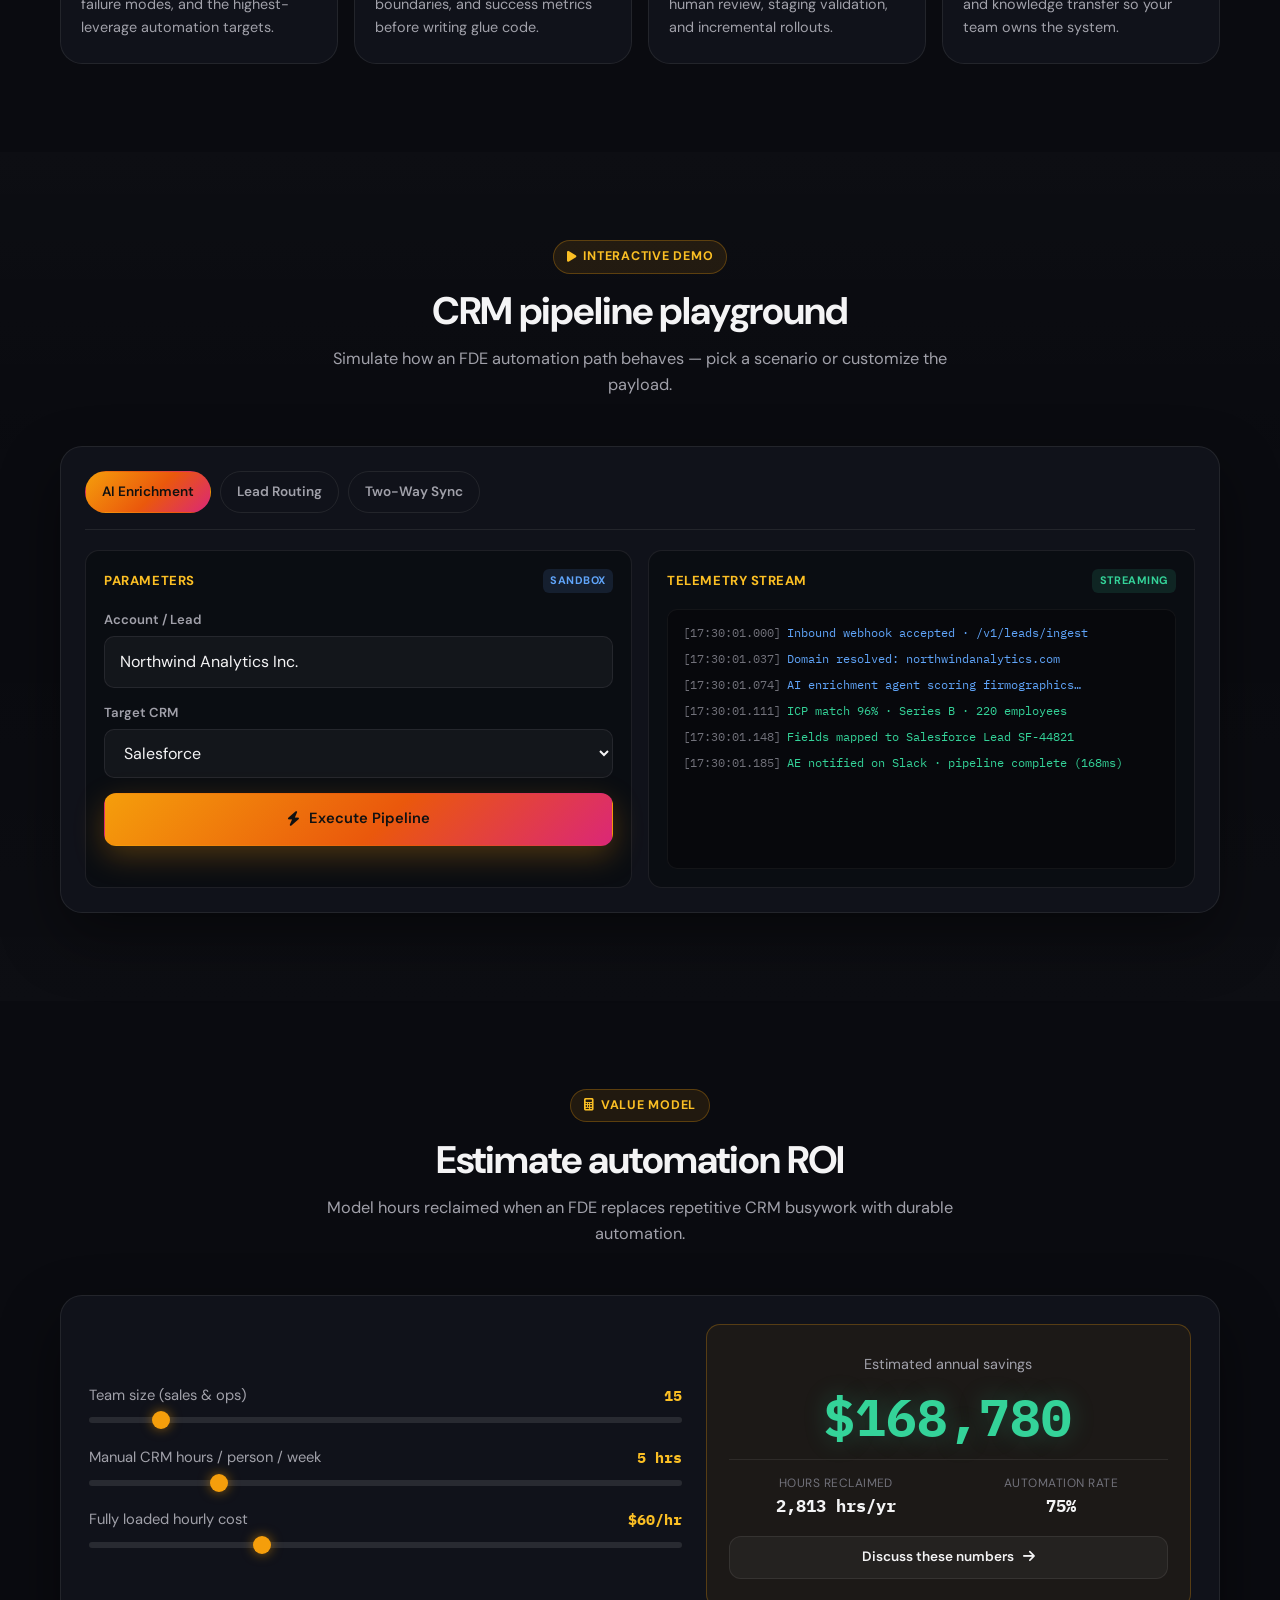
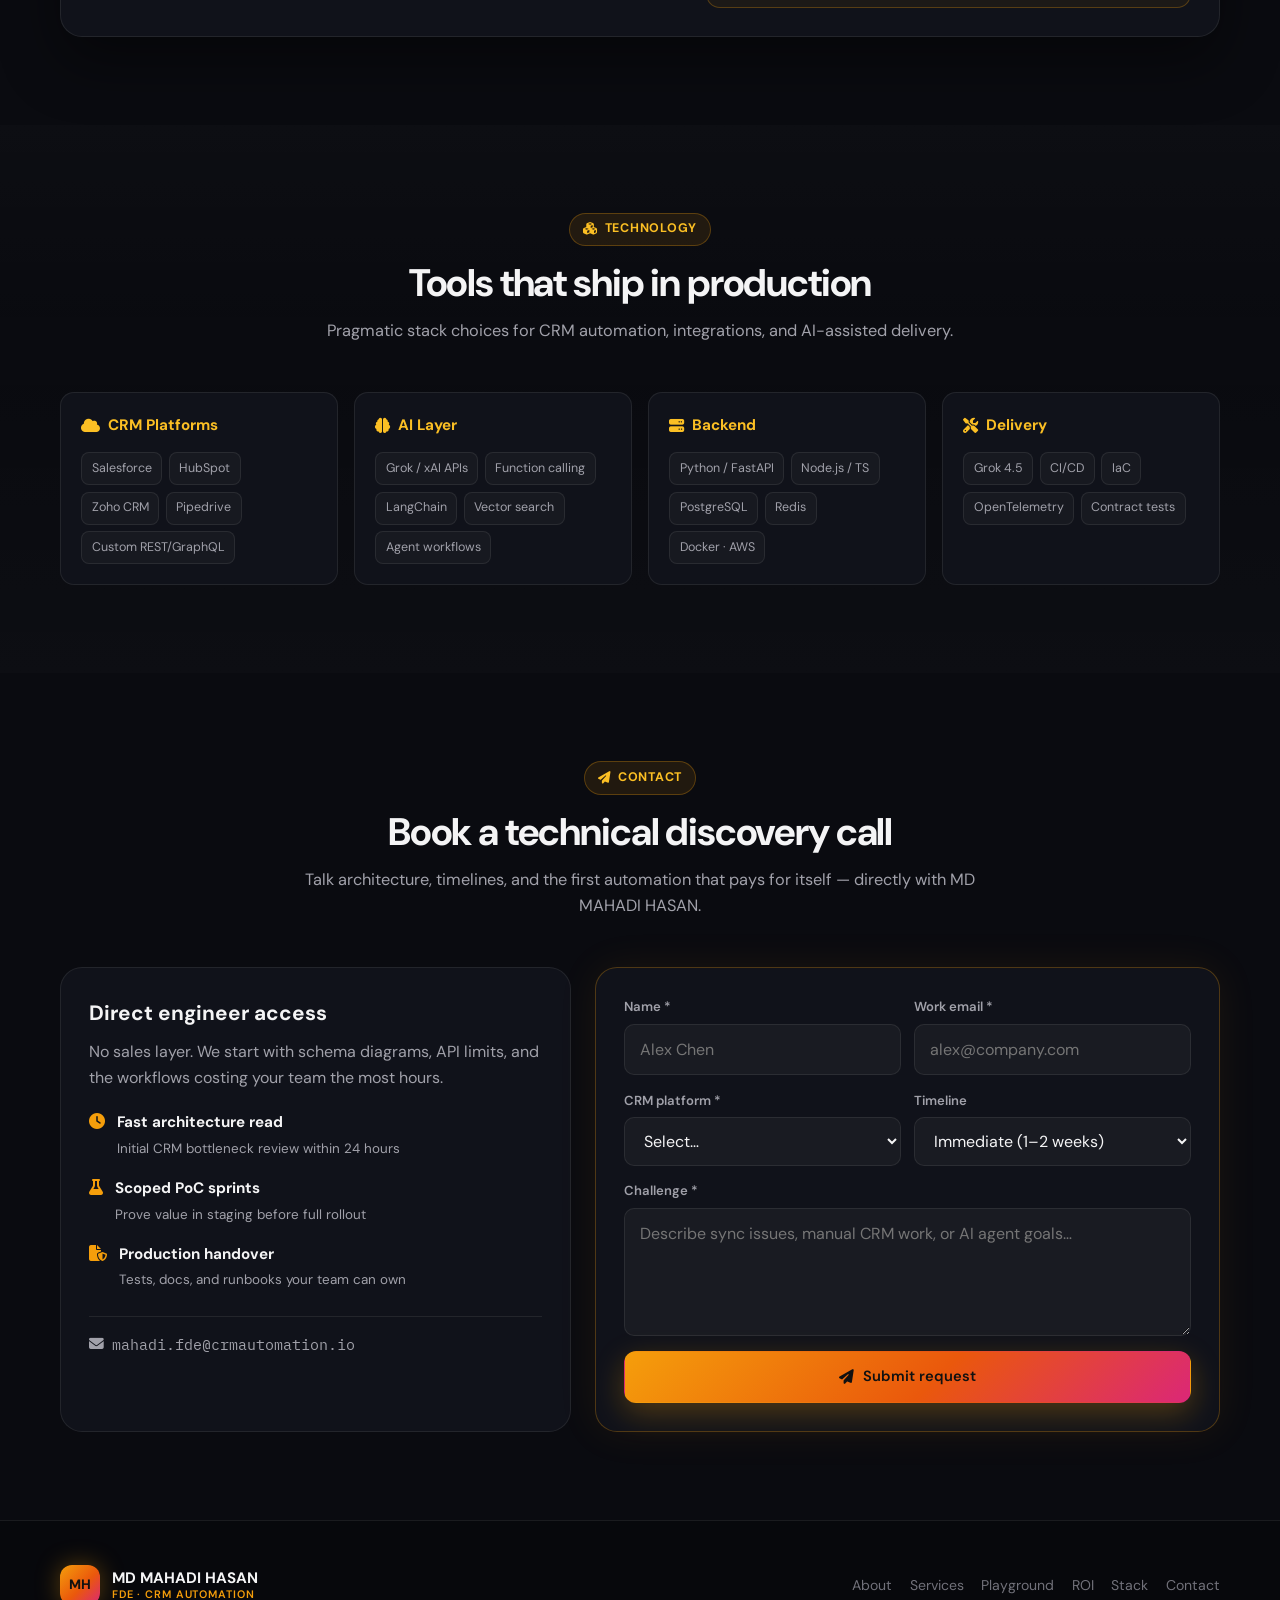
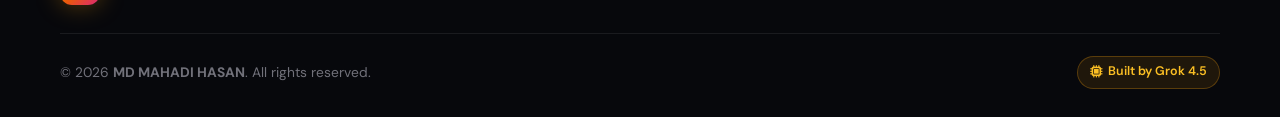
<file: Assignment__1/kilocode-grok-4.5/index.html>
<!DOCTYPE html>
<html lang="en">
<head>
  <meta charset="UTF-8">
  <meta name="viewport" content="width=device-width, initial-scale=1.0">
  <title>MD MAHADI HASAN | Forward Deployed Engineer — CRM Automation</title>
  <meta name="description" content="Forward Deployed Engineer services by MD MAHADI HASAN. 5+ years in CRM Automation, AI-assisted engineering, and enterprise workflow systems.">
  <meta name="keywords" content="Forward Deployed Engineer, FDE, CRM Automation, MD MAHADI HASAN, Salesforce, HubSpot, Zoho, AI Engineering">
  <link rel="preconnect" href="https://fonts.googleapis.com">
  <link rel="preconnect" href="https://fonts.gstatic.com" crossorigin>
  <link href="https://fonts.googleapis.com/css2?family=DM+Sans:ital,opsz,wght@0,9..40,300;0,9..40,400;0,9..40,500;0,9..40,600;0,9..40,700;0,9..40,800;1,9..40,400&family=IBM+Plex+Mono:wght@400;500;600&display=swap" rel="stylesheet">
  <link rel="stylesheet" href="https://cdnjs.cloudflare.com/ajax/libs/font-awesome/6.5.1/css/all.min.css" integrity="sha512-DTOQO9RWCH3ppGqcWaEA1BIZOC6xxalwEsw9c2QQeAIftl+Vegovlnee1c9QX4TctnWMn13TZye+giMm8e2LwA==" crossorigin="anonymous" referrerpolicy="no-referrer">
  <link rel="stylesheet" href="style.css">
</head>
<body>
  <div class="bg-mesh" aria-hidden="true"></div>
  <div class="bg-grid" aria-hidden="true"></div>

  <header class="site-header" id="siteHeader">
    <div class="container header-inner">
      <a href="#top" class="logo">
        <span class="logo-mark">MH</span>
        <span class="logo-copy">
          <span class="logo-name">MD MAHADI HASAN</span>
          <span class="logo-role">Forward Deployed Engineer</span>
        </span>
      </a>

      <nav class="primary-nav" id="primaryNav" aria-label="Primary">
        <a href="#about">About</a>
        <a href="#services">Services</a>
        <a href="#process">Process</a>
        <a href="#playground">Playground</a>
        <a href="#roi">ROI</a>
        <a href="#stack">Stack</a>
        <a href="#contact">Contact</a>
      </nav>

      <div class="header-actions">
        <a href="#contact" class="btn btn-accent btn-compact">
          Book a Call
          <i class="fa-solid fa-arrow-up-right-from-square"></i>
        </a>
        <button type="button" class="menu-btn" id="menuBtn" aria-label="Open menu" aria-expanded="false" aria-controls="primaryNav">
          <span></span><span></span><span></span>
        </button>
      </div>
    </div>
  </header>

  <main id="top">
    <section class="hero">
      <div class="container hero-layout">
        <div class="hero-copy">
          <div class="status-chip">
            <span class="live-dot"></span>
            Open for FDE engagements · 2026
          </div>
          <h1>
            Enterprise <em>CRM Automation</em> delivered by a Forward Deployed Engineer.
          </h1>
          <p class="hero-lead">
            <strong>MD MAHADI HASAN</strong> embeds with your revenue and ops teams to design, ship, and harden production CRM systems —
            backed by <strong>5+ years</strong> of domain depth and AI-assisted delivery velocity.
          </p>
          <div class="hero-actions">
            <a href="#contact" class="btn btn-accent">
              Start an Engagement
              <i class="fa-solid fa-bolt"></i>
            </a>
            <a href="#playground" class="btn btn-ghost">
              <i class="fa-solid fa-terminal"></i>
              Try Live Pipeline
            </a>
          </div>
          <dl class="hero-stats">
            <div>
              <dt>5+</dt>
              <dd>Years Experience</dd>
            </div>
            <div>
              <dt>CRM</dt>
              <dd>Automation Domain</dd>
            </div>
            <div>
              <dt>MSc</dt>
              <dd>CS &amp; Technology (Running)</dd>
            </div>
          </dl>
        </div>

        <aside class="hero-panel" aria-label="Live deployment preview">
          <div class="panel-chrome">
            <div class="panel-dots"><i></i><i></i><i></i></div>
            <span class="panel-title">fde-runtime · crm-pipeline</span>
            <span class="panel-state">LIVE</span>
          </div>
          <div class="panel-body" id="heroTerminal">
            <p><span class="t-prompt">$</span> fde deploy --domain=crm-automation --mode=embedded</p>
            <p><span class="t-ok">✓</span> Engineer locked: <span class="t-hl">MD MAHADI HASAN</span></p>
            <p><span class="t-ok">✓</span> Experience: 5+ yrs · Focus: CRM Automation</p>
            <p><span class="t-info">→</span> Mapping Salesforce ⇄ HubSpot ⇄ warehouse schemas…</p>
            <p><span class="t-ok">✓</span> Lead enrichment agent online (98% ICP match)</p>
            <p><span class="t-ok">✓</span> Bidirectional sync healthy · latency 142ms</p>
            <div class="panel-flow">
              <div class="flow-row"><span>Ingest webhook</span><span class="ok">OK</span></div>
              <div class="flow-row"><span>AI score &amp; route</span><span class="ok">OK</span></div>
              <div class="flow-row"><span>CRM write-back</span><span class="ok">SYNCED</span></div>
            </div>
          </div>
          <div class="float-tag float-a">
            <i class="fa-solid fa-robot"></i>
            <div><strong>AI-assisted build</strong><span>Faster, safer shipping</span></div>
          </div>
          <div class="float-tag float-b">
            <i class="fa-solid fa-shield-halved"></i>
            <div><strong>Production-grade</strong><span>Idempotent · observed</span></div>
          </div>
        </aside>
      </div>
    </section>

    <section class="section" id="about">
      <div class="container">
        <header class="section-head">
          <span class="eyebrow"><i class="fa-solid fa-user-gear"></i> Engineer Profile</span>
          <h2>Embedded engineering, not slideware consulting</h2>
          <p>A Forward Deployed Engineer sits inside your workflow — translating business friction into reliable CRM systems that sales, support, and ops actually use.</p>
        </header>

        <div class="profile">
          <div class="profile-side">
            <div class="avatar">
              <span>MH</span>
              <i class="fa-solid fa-circle-check verified"></i>
            </div>
            <h3>MD MAHADI HASAN</h3>
            <p class="role-line">Forward Deployed Engineer (FDE)</p>
            <ul class="cred-list">
              <li><i class="fa-solid fa-briefcase"></i> <strong>5+ years</strong> professional experience</li>
              <li><i class="fa-solid fa-bullseye"></i> Domain: <strong>CRM Automation</strong></li>
              <li><i class="fa-solid fa-graduation-cap"></i> <strong>MSc</strong> Computer Science &amp; Technology (Running)</li>
            </ul>
          </div>
          <div class="profile-main">
            <h4>Strategy meets executable systems</h4>
            <p>
              With more than five years shipping software and an ongoing MSc in Computer Science and Technology,
              I specialize in CRM platforms, integration middleware, and AI-assisted automation that removes manual work without sacrificing control.
            </p>
            <p>
              Engagements range from Salesforce/HubSpot/Zoho pipelines to custom event-driven sync layers — always production-minded, documented, and observable.
            </p>
            <div class="pillar-grid">
              <article>
                <i class="fa-solid fa-wand-magic-sparkles"></i>
                <h5>AI-assisted velocity</h5>
                <p>Modern coding agents compress integration cycles while human review keeps quality and security intact.</p>
              </article>
              <article>
                <i class="fa-solid fa-diagram-project"></i>
                <h5>Systems thinking</h5>
                <p>Idempotent handlers, retries, dead-letter queues, and schema contracts built for real enterprise traffic.</p>
              </article>
              <article>
                <i class="fa-solid fa-people-group"></i>
                <h5>Frontline embedding</h5>
                <p>Work directly with RevOps and engineering — ship fixes in days, not multi-month handoffs.</p>
              </article>
            </div>
          </div>
        </div>
      </div>
    </section>

    <section class="section section-alt" id="services">
      <div class="container">
        <header class="section-head">
          <span class="eyebrow"><i class="fa-solid fa-layer-group"></i> Services</span>
          <h2>CRM automation capabilities</h2>
          <p>End-to-end FDE services that turn fragmented customer data and manual ops into automated, measurable systems.</p>
        </header>

        <div class="cards-3">
          <article class="card">
            <div class="card-icon"><i class="fa-solid fa-robot"></i></div>
            <h3>AI CRM Agents</h3>
            <p>LLM-powered qualification, ticket triage, and record updates with tool-calling into your CRM of record.</p>
            <ul>
              <li>ICP scoring &amp; enrichment</li>
              <li>Pre-call brief generation</li>
              <li>Safe write-back policies</li>
            </ul>
          </article>
          <article class="card">
            <div class="card-icon"><i class="fa-solid fa-arrows-rotate"></i></div>
            <h3>Bi-directional Sync</h3>
            <p>Reliable bridges between CRM, billing, product DB, and warehouse — without silent data drift.</p>
            <ul>
              <li>CDC &amp; webhook pipelines</li>
              <li>Conflict resolution rules</li>
              <li>Dedup &amp; merge logic</li>
            </ul>
          </article>
          <article class="card">
            <div class="card-icon"><i class="fa-solid fa-code"></i></div>
            <h3>Custom Middleware</h3>
            <p>AI-accelerated APIs and workers tailored to your business rules, not generic Zap spaghetti.</p>
            <ul>
              <li>FastAPI / Node services</li>
              <li>Tested contracts</li>
              <li>Cloud-native deploy</li>
            </ul>
          </article>
          <article class="card">
            <div class="card-icon"><i class="fa-solid fa-database"></i></div>
            <h3>Migration &amp; Cleanup</h3>
            <p>Move off brittle no-code stacks and legacy triggers into versioned, reviewable automation code.</p>
            <ul>
              <li>Architecture audits</li>
              <li>Safe bulk migrations</li>
              <li>IaC rollouts</li>
            </ul>
          </article>
          <article class="card">
            <div class="card-icon"><i class="fa-solid fa-chart-line"></i></div>
            <h3>Observability</h3>
            <p>Know when webhooks fail. Metrics, alerts, and dead-letter recovery before revenue feels it.</p>
            <ul>
              <li>Latency &amp; error SLOs</li>
              <li>Slack / Teams alerts</li>
              <li>Replay tooling</li>
            </ul>
          </article>
          <article class="card">
            <div class="card-icon"><i class="fa-solid fa-headset"></i></div>
            <h3>Embedded FDE</h3>
            <p>On-demand engineering capacity aligned to your sprints — discovery through production hardening.</p>
            <ul>
              <li>Rapid problem framing</li>
              <li>Cross-team translation</li>
              <li>Living documentation</li>
            </ul>
          </article>
        </div>
      </div>
    </section>

    <section class="section" id="process">
      <div class="container">
        <header class="section-head">
          <span class="eyebrow"><i class="fa-solid fa-route"></i> Engagement Model</span>
          <h2>How an FDE engagement runs</h2>
          <p>A clear path from bottleneck to production — with checkpoints you can measure.</p>
        </header>
        <ol class="process-track">
          <li>
            <span class="step-num">01</span>
            <h3>Discovery</h3>
            <p>Map CRM objects, integrations, failure modes, and the highest-leverage automation targets.</p>
          </li>
          <li>
            <span class="step-num">02</span>
            <h3>Architecture</h3>
            <p>Define schemas, event flows, auth boundaries, and success metrics before writing glue code.</p>
          </li>
          <li>
            <span class="step-num">03</span>
            <h3>Build &amp; Ship</h3>
            <p>AI-assisted implementation with human review, staging validation, and incremental rollouts.</p>
          </li>
          <li>
            <span class="step-num">04</span>
            <h3>Harden</h3>
            <p>Observability, runbooks, retries, and knowledge transfer so your team owns the system.</p>
          </li>
        </ol>
      </div>
    </section>

    <section class="section section-alt" id="playground">
      <div class="container">
        <header class="section-head">
          <span class="eyebrow"><i class="fa-solid fa-play"></i> Interactive Demo</span>
          <h2>CRM pipeline playground</h2>
          <p>Simulate how an FDE automation path behaves — pick a scenario or customize the payload.</p>
        </header>

        <div class="playground">
          <div class="tab-bar" role="tablist">
            <button type="button" class="tab active" data-scenario="enrich" role="tab" aria-selected="true">AI Enrichment</button>
            <button type="button" class="tab" data-scenario="route" role="tab" aria-selected="false">Lead Routing</button>
            <button type="button" class="tab" data-scenario="sync" role="tab" aria-selected="false">Two-Way Sync</button>
          </div>

          <div class="playground-grid">
            <div class="play-panel">
              <div class="play-head">
                <span>Parameters</span>
                <span class="badge badge-info">SANDBOX</span>
              </div>
              <label class="field">
                <span>Account / Lead</span>
                <input type="text" id="leadInput" value="Northwind Analytics Inc.">
              </label>
              <label class="field">
                <span>Target CRM</span>
                <select id="crmSelect">
                  <option value="Salesforce">Salesforce</option>
                  <option value="HubSpot">HubSpot</option>
                  <option value="Zoho CRM">Zoho CRM</option>
                  <option value="Custom API">Custom API / Postgres</option>
                </select>
              </label>
              <button type="button" class="btn btn-accent btn-block" id="runPipeline">
                <i class="fa-solid fa-bolt"></i> Execute Pipeline
              </button>
            </div>
            <div class="play-panel">
              <div class="play-head">
                <span>Telemetry Stream</span>
                <span class="badge badge-ok">STREAMING</span>
              </div>
              <div class="log-view" id="logView" aria-live="polite"></div>
            </div>
          </div>
        </div>
      </div>
    </section>

    <section class="section" id="roi">
      <div class="container">
        <header class="section-head">
          <span class="eyebrow"><i class="fa-solid fa-calculator"></i> Value Model</span>
          <h2>Estimate automation ROI</h2>
          <p>Model hours reclaimed when an FDE replaces repetitive CRM busywork with durable automation.</p>
        </header>

        <div class="roi-box">
          <div class="roi-controls">
            <label class="slider-block">
              <span class="slider-top"><span>Team size (sales &amp; ops)</span><strong id="teamLabel">15</strong></span>
              <input type="range" id="teamRange" min="2" max="120" value="15">
            </label>
            <label class="slider-block">
              <span class="slider-top"><span>Manual CRM hours / person / week</span><strong id="hoursLabel">5 hrs</strong></span>
              <input type="range" id="hoursRange" min="1" max="20" step="0.5" value="5">
            </label>
            <label class="slider-block">
              <span class="slider-top"><span>Fully loaded hourly cost</span><strong id="rateLabel">$60/hr</strong></span>
              <input type="range" id="rateRange" min="20" max="160" step="5" value="60">
            </label>
          </div>
          <div class="roi-results">
            <p class="roi-kicker">Estimated annual savings</p>
            <p class="roi-big" id="savingsOut">$175,500</p>
            <div class="roi-meta">
              <div>
                <span>Hours reclaimed</span>
                <strong id="hoursOut">2,925 hrs/yr</strong>
              </div>
              <div>
                <span>Automation rate</span>
                <strong id="autoOut">75%</strong>
              </div>
            </div>
            <a href="#contact" class="btn btn-ghost btn-compact">Discuss these numbers <i class="fa-solid fa-arrow-right"></i></a>
          </div>
        </div>
      </div>
    </section>

    <section class="section section-alt" id="stack">
      <div class="container">
        <header class="section-head">
          <span class="eyebrow"><i class="fa-solid fa-cubes"></i> Technology</span>
          <h2>Tools that ship in production</h2>
          <p>Pragmatic stack choices for CRM automation, integrations, and AI-assisted delivery.</p>
        </header>
        <div class="stack-grid">
          <div class="stack-card">
            <h3><i class="fa-solid fa-cloud"></i> CRM Platforms</h3>
            <div class="tags">
              <span>Salesforce</span><span>HubSpot</span><span>Zoho CRM</span><span>Pipedrive</span><span>Custom REST/GraphQL</span>
            </div>
          </div>
          <div class="stack-card">
            <h3><i class="fa-solid fa-brain"></i> AI Layer</h3>
            <div class="tags">
              <span>Grok / xAI APIs</span><span>Function calling</span><span>LangChain</span><span>Vector search</span><span>Agent workflows</span>
            </div>
          </div>
          <div class="stack-card">
            <h3><i class="fa-solid fa-server"></i> Backend</h3>
            <div class="tags">
              <span>Python / FastAPI</span><span>Node.js / TS</span><span>PostgreSQL</span><span>Redis</span><span>Docker · AWS</span>
            </div>
          </div>
          <div class="stack-card">
            <h3><i class="fa-solid fa-screwdriver-wrench"></i> Delivery</h3>
            <div class="tags">
              <span>Grok 4.5</span><span>CI/CD</span><span>IaC</span><span>OpenTelemetry</span><span>Contract tests</span>
            </div>
          </div>
        </div>
      </div>
    </section>

    <section class="section" id="contact">
      <div class="container">
        <header class="section-head">
          <span class="eyebrow"><i class="fa-solid fa-paper-plane"></i> Contact</span>
          <h2>Book a technical discovery call</h2>
          <p>Talk architecture, timelines, and the first automation that pays for itself — directly with MD MAHADI HASAN.</p>
        </header>

        <div class="contact-grid">
          <div class="contact-aside">
            <h3>Direct engineer access</h3>
            <p>No sales layer. We start with schema diagrams, API limits, and the workflows costing your team the most hours.</p>
            <ul class="perk-list">
              <li>
                <i class="fa-solid fa-clock"></i>
                <div>
                  <strong>Fast architecture read</strong>
                  <span>Initial CRM bottleneck review within 24 hours</span>
                </div>
              </li>
              <li>
                <i class="fa-solid fa-flask"></i>
                <div>
                  <strong>Scoped PoC sprints</strong>
                  <span>Prove value in staging before full rollout</span>
                </div>
              </li>
              <li>
                <i class="fa-solid fa-file-shield"></i>
                <div>
                  <strong>Production handover</strong>
                  <span>Tests, docs, and runbooks your team can own</span>
                </div>
              </li>
            </ul>
            <p class="contact-mail">
              <i class="fa-solid fa-envelope"></i>
              mahadi.fde@crmautomation.io
            </p>
          </div>

          <form class="contact-form" id="contactForm" novalidate>
            <div class="form-row">
              <label class="field">
                <span>Name *</span>
                <input type="text" name="name" id="name" required placeholder="Alex Chen" autocomplete="name">
              </label>
              <label class="field">
                <span>Work email *</span>
                <input type="email" name="email" id="email" required placeholder="alex@company.com" autocomplete="email">
              </label>
            </div>
            <div class="form-row">
              <label class="field">
                <span>CRM platform *</span>
                <select name="crm" id="crm" required>
                  <option value="">Select…</option>
                  <option>Salesforce</option>
                  <option>HubSpot</option>
                  <option>Zoho CRM</option>
                  <option>Custom / in-house</option>
                  <option>Multiple / migration</option>
                </select>
              </label>
              <label class="field">
                <span>Timeline</span>
                <select name="timeline" id="timeline">
                  <option>Immediate (1–2 weeks)</option>
                  <option>Within a month</option>
                  <option>Exploring options</option>
                </select>
              </label>
            </div>
            <label class="field">
              <span>Challenge *</span>
              <textarea name="details" id="details" rows="4" required placeholder="Describe sync issues, manual CRM work, or AI agent goals…"></textarea>
            </label>
            <button type="submit" class="btn btn-accent btn-block" id="submitBtn">
              <i class="fa-solid fa-paper-plane"></i> Submit request
            </button>
            <div class="form-msg" id="formMsg" hidden></div>
          </form>
        </div>
      </div>
    </section>
  </main>

  <footer class="site-footer">
    <div class="container">
      <div class="footer-top">
        <a href="#top" class="logo">
          <span class="logo-mark">MH</span>
          <span class="logo-copy">
            <span class="logo-name">MD MAHADI HASAN</span>
            <span class="logo-role">FDE · CRM Automation</span>
          </span>
        </a>
        <nav class="footer-nav" aria-label="Footer">
          <a href="#about">About</a>
          <a href="#services">Services</a>
          <a href="#playground">Playground</a>
          <a href="#roi">ROI</a>
          <a href="#stack">Stack</a>
          <a href="#contact">Contact</a>
        </nav>
      </div>
      <div class="footer-bottom">
        <p>&copy; <span id="year">2026</span> <strong>MD MAHADI HASAN</strong>. All rights reserved.</p>
        <span class="built-by"><i class="fa-solid fa-microchip"></i> Built by Grok 4.5</span>
      </div>
    </div>
  </footer>

  <button type="button" class="to-top" id="toTop" aria-label="Back to top">
    <i class="fa-solid fa-chevron-up"></i>
  </button>

  <script src="script.js"></script>
</body>
</html>
</file>
<file: Assignment__1/antigravity-gemini-3.8-flash/style.css>
:root {
  --bg-primary: #07090e;
  --bg-secondary: #0d121f;
  --bg-card: rgba(17, 24, 39, 0.7);
  --bg-card-hover: rgba(26, 36, 58, 0.85);
  --border-subtle: rgba(255, 255, 255, 0.08);
  --border-accent: rgba(99, 102, 241, 0.35);
  
  --accent-cyan: #06b6d4;
  --accent-blue: #3b82f6;
  --accent-indigo: #6366f1;
  --accent-emerald: #10b981;
  --accent-amber: #f59e0b;

  --text-primary: #f8fafc;
  --text-secondary: #94a3b8;
  --text-muted: #64748b;
  --text-highlight: #38bdf8;

  --gradient-brand: linear-gradient(135deg, #06b6d4 0%, #3b82f6 50%, #6366f1 100%);
  --gradient-glow: radial-gradient(circle at 50% 0%, rgba(59, 130, 246, 0.18), transparent 70%);
  --gradient-surface: linear-gradient(180deg, rgba(255, 255, 255, 0.04) 0%, rgba(255, 255, 255, 0.01) 100%);
  
  --radius-sm: 8px;
  --radius-md: 14px;
  --radius-lg: 20px;
  --radius-full: 9999px;

  --shadow-subtle: 0 4px 20px -2px rgba(0, 0, 0, 0.5);
  --shadow-glow: 0 0 35px -5px rgba(6, 182, 212, 0.25);
  --shadow-glow-indigo: 0 0 35px -5px rgba(99, 102, 241, 0.3);

  --font-sans: 'Plus Jakarta Sans', system-ui, -apple-system, sans-serif;
  --font-mono: 'JetBrains Mono', monospace;
  --transition-fast: 0.2s cubic-bezier(0.16, 1, 0.3, 1);
  --transition-normal: 0.3s cubic-bezier(0.16, 1, 0.3, 1);
}

*, *::before, *::after {
  box-sizing: border-box;
  margin: 0;
  padding: 0;
}

html {
  scroll-behavior: smooth;
  font-size: 16px;
}

body {
  font-family: var(--font-sans);
  background-color: var(--bg-primary);
  color: var(--text-primary);
  line-height: 1.6;
  overflow-x: hidden;
  position: relative;
  -webkit-font-smoothing: antialiased;
}

/* Background Atmosphere */
.ambient-glow {
  position: fixed;
  top: 0;
  left: 50%;
  transform: translateX(-50%);
  width: 100vw;
  height: 100vh;
  pointer-events: none;
  z-index: 0;
  background: 
    radial-gradient(circle at 15% 15%, rgba(6, 182, 212, 0.08) 0%, transparent 40%),
    radial-gradient(circle at 85% 25%, rgba(99, 102, 241, 0.1) 0%, transparent 45%),
    radial-gradient(circle at 50% 60%, rgba(59, 130, 246, 0.06) 0%, transparent 50%);
}

.noise-overlay {
  position: fixed;
  inset: 0;
  background-image: radial-gradient(rgba(255, 255, 255, 0.03) 1px, transparent 0);
  background-size: 24px 24px;
  pointer-events: none;
  z-index: 1;
}

/* Layout Utilities */
.container {
  width: 100%;
  max-width: 1240px;
  margin: 0 auto;
  padding: 0 24px;
  position: relative;
  z-index: 2;
}

section {
  padding: 100px 0;
  position: relative;
}

/* Typography Helpers */
.gradient-text {
  background: var(--gradient-brand);
  -webkit-background-clip: text;
  -webkit-text-fill-color: transparent;
  display: inline-block;
}

.section-tag {
  display: inline-flex;
  align-items: center;
  gap: 8px;
  padding: 6px 14px;
  border-radius: var(--radius-full);
  background: rgba(6, 182, 212, 0.1);
  border: 1px solid rgba(6, 182, 212, 0.25);
  color: var(--accent-cyan);
  font-size: 0.82rem;
  font-weight: 600;
  letter-spacing: 0.05em;
  text-transform: uppercase;
  margin-bottom: 16px;
}

.section-header {
  text-align: center;
  max-width: 760px;
  margin: 0 auto 60px;
}

.section-title {
  font-size: clamp(2rem, 3.5vw, 2.75rem);
  font-weight: 800;
  letter-spacing: -0.03em;
  line-height: 1.2;
  margin-bottom: 16px;
}

.section-subtitle {
  font-size: 1.1rem;
  color: var(--text-secondary);
  font-weight: 400;
}

/* Buttons */
.btn {
  display: inline-flex;
  align-items: center;
  justify-content: center;
  gap: 10px;
  padding: 12px 26px;
  font-size: 0.95rem;
  font-weight: 600;
  border-radius: var(--radius-md);
  text-decoration: none;
  cursor: pointer;
  transition: all var(--transition-normal);
  border: 1px solid transparent;
  white-space: nowrap;
}

.btn-primary {
  background: var(--gradient-brand);
  color: #ffffff;
  box-shadow: 0 0 24px rgba(6, 182, 212, 0.35);
}

.btn-primary:hover {
  transform: translateY(-2px);
  box-shadow: 0 0 32px rgba(6, 182, 212, 0.55);
}

.btn-secondary {
  background: rgba(255, 255, 255, 0.05);
  border-color: var(--border-subtle);
  color: var(--text-primary);
  backdrop-filter: blur(12px);
}

.btn-secondary:hover {
  background: rgba(255, 255, 255, 0.1);
  border-color: rgba(255, 255, 255, 0.2);
  transform: translateY(-2px);
}

.btn-sm {
  padding: 8px 18px;
  font-size: 0.85rem;
}

/* Navbar */
.navbar {
  position: fixed;
  top: 0;
  left: 0;
  width: 100%;
  z-index: 100;
  backdrop-filter: blur(16px);
  -webkit-backdrop-filter: blur(16px);
  background: rgba(7, 9, 14, 0.75);
  border-bottom: 1px solid var(--border-subtle);
  transition: all var(--transition-normal);
}

.nav-container {
  display: flex;
  align-items: center;
  justify-content: space-between;
  height: 78px;
}

.nav-brand {
  display: flex;
  align-items: center;
  gap: 12px;
  text-decoration: none;
  color: var(--text-primary);
}

.brand-icon {
  width: 38px;
  height: 38px;
  border-radius: 10px;
  background: var(--gradient-brand);
  display: flex;
  align-items: center;
  justify-content: center;
  font-weight: 800;
  font-size: 1.1rem;
  color: #fff;
  box-shadow: var(--shadow-glow);
}

.brand-text {
  display: flex;
  flex-direction: column;
}

.brand-name {
  font-weight: 700;
  font-size: 1.05rem;
  letter-spacing: -0.02em;
}

.brand-role {
  font-size: 0.72rem;
  color: var(--accent-cyan);
  font-weight: 600;
  letter-spacing: 0.08em;
  text-transform: uppercase;
}

.nav-links {
  display: flex;
  align-items: center;
  gap: 32px;
  list-style: none;
}

.nav-links a {
  text-decoration: none;
  color: var(--text-secondary);
  font-size: 0.92rem;
  font-weight: 500;
  transition: color var(--transition-fast);
  position: relative;
}

.nav-links a:hover,
.nav-links a.active {
  color: var(--text-primary);
}

.nav-actions {
  display: flex;
  align-items: center;
  gap: 16px;
}

.nav-toggle {
  display: none;
  background: none;
  border: none;
  color: var(--text-primary);
  font-size: 1.5rem;
  cursor: pointer;
}

/* Hero Section */
.hero-section {
  padding-top: 150px;
  padding-bottom: 90px;
  min-height: 90vh;
  display: flex;
  align-items: center;
}

.hero-grid {
  display: grid;
  grid-template-columns: 1.15fr 0.85fr;
  gap: 60px;
  align-items: center;
}

.hero-status-pill {
  display: inline-flex;
  align-items: center;
  gap: 10px;
  padding: 6px 16px;
  background: rgba(16, 185, 129, 0.1);
  border: 1px solid rgba(16, 185, 129, 0.25);
  border-radius: var(--radius-full);
  margin-bottom: 24px;
}

.pulse-dot {
  width: 8px;
  height: 8px;
  background-color: var(--accent-emerald);
  border-radius: 50%;
  box-shadow: 0 0 10px var(--accent-emerald);
  animation: pulse 2s infinite;
}

@keyframes pulse {
  0%, 100% { opacity: 1; transform: scale(1); }
  50% { opacity: 0.4; transform: scale(0.85); }
}

.hero-status-text {
  font-size: 0.84rem;
  font-weight: 600;
  color: #34d399;
  letter-spacing: 0.02em;
}

.hero-title {
  font-size: clamp(2.5rem, 4.5vw, 3.8rem);
  font-weight: 800;
  line-height: 1.15;
  letter-spacing: -0.03em;
  margin-bottom: 22px;
}

.hero-description {
  font-size: 1.15rem;
  color: var(--text-secondary);
  line-height: 1.7;
  margin-bottom: 36px;
  max-width: 600px;
}

.hero-cta-group {
  display: flex;
  align-items: center;
  gap: 16px;
  margin-bottom: 48px;
  flex-wrap: wrap;
}

.hero-metrics {
  display: grid;
  grid-template-columns: repeat(3, 1fr);
  gap: 24px;
  padding-top: 32px;
  border-top: 1px solid var(--border-subtle);
}

.metric-item {
  display: flex;
  flex-direction: column;
}

.metric-value {
  font-size: 2rem;
  font-weight: 800;
  color: var(--text-primary);
  line-height: 1;
  margin-bottom: 6px;
  font-family: var(--font-mono);
}

.metric-label {
  font-size: 0.82rem;
  color: var(--text-muted);
  font-weight: 500;
  text-transform: uppercase;
  letter-spacing: 0.04em;
}

/* Hero Terminal & Interactive Preview */
.hero-visual {
  position: relative;
}

.terminal-window {
  background: rgba(13, 18, 31, 0.85);
  backdrop-filter: blur(20px);
  border: 1px solid var(--border-accent);
  border-radius: var(--radius-lg);
  overflow: hidden;
  box-shadow: var(--shadow-glow-indigo), 0 25px 50px -12px rgba(0, 0, 0, 0.7);
  position: relative;
}

.terminal-header {
  background: rgba(255, 255, 255, 0.03);
  padding: 12px 18px;
  display: flex;
  align-items: center;
  justify-content: space-between;
  border-bottom: 1px solid var(--border-subtle);
}

.terminal-dots {
  display: flex;
  gap: 6px;
}

.dot {
  width: 10px;
  height: 10px;
  border-radius: 50%;
}
.dot.red { background: #ef4444; }
.dot.yellow { background: #f59e0b; }
.dot.green { background: #10b981; }

.terminal-title {
  font-family: var(--font-mono);
  font-size: 0.75rem;
  color: var(--text-muted);
}

.terminal-body {
  padding: 24px;
  font-family: var(--font-mono);
  font-size: 0.85rem;
  line-height: 1.6;
}

.terminal-row {
  margin-bottom: 12px;
  display: flex;
  align-items: flex-start;
  gap: 10px;
}

.terminal-prompt {
  color: var(--accent-cyan);
  font-weight: 700;
}

.terminal-cmd {
  color: #e2e8f0;
}

.terminal-badge {
  display: inline-block;
  padding: 2px 8px;
  border-radius: 4px;
  font-size: 0.72rem;
  font-weight: 700;
}
.terminal-badge.success {
  background: rgba(16, 185, 129, 0.15);
  color: #34d399;
}
.terminal-badge.info {
  background: rgba(59, 130, 246, 0.15);
  color: #60a5fa;
}

.pipeline-chip-container {
  display: flex;
  flex-direction: column;
  gap: 8px;
  margin-top: 16px;
  padding: 14px;
  background: rgba(0, 0, 0, 0.3);
  border-radius: var(--radius-sm);
  border-left: 3px solid var(--accent-cyan);
}

.pipeline-step {
  display: flex;
  align-items: center;
  justify-content: space-between;
  font-size: 0.78rem;
  color: var(--text-secondary);
}

.pipeline-status {
  color: var(--accent-emerald);
  font-weight: 600;
}

/* Floating Badges */
.floating-card {
  position: absolute;
  padding: 12px 18px;
  border-radius: var(--radius-md);
  background: rgba(17, 24, 39, 0.9);
  backdrop-filter: blur(16px);
  border: 1px solid rgba(255, 255, 255, 0.12);
  display: flex;
  align-items: center;
  gap: 12px;
  box-shadow: 0 10px 25px rgba(0, 0, 0, 0.5);
  z-index: 10;
  animation: float 4s ease-in-out infinite;
}

.card-top-right {
  top: -24px;
  right: -16px;
}

.card-bottom-left {
  bottom: -24px;
  left: -20px;
  animation-delay: -2s;
}

@keyframes float {
  0%, 100% { transform: translateY(0); }
  50% { transform: translateY(-8px); }
}

.floating-icon {
  width: 32px;
  height: 32px;
  border-radius: 8px;
  background: rgba(6, 182, 212, 0.15);
  display: flex;
  align-items: center;
  justify-content: center;
  color: var(--accent-cyan);
}

.floating-text strong {
  display: block;
  font-size: 0.85rem;
  color: var(--text-primary);
}

.floating-text span {
  font-size: 0.75rem;
  color: var(--text-muted);
}

/* Engineer Profile / About Section */
.profile-card {
  background: var(--bg-card);
  border: 1px solid var(--border-subtle);
  border-radius: var(--radius-lg);
  padding: 48px;
  backdrop-filter: blur(12px);
  display: grid;
  grid-template-columns: 320px 1fr;
  gap: 48px;
  align-items: center;
  position: relative;
  overflow: hidden;
}

.profile-card::before {
  content: '';
  position: absolute;
  top: 0;
  left: 0;
  width: 100%;
  height: 3px;
  background: var(--gradient-brand);
}

.profile-avatar-wrap {
  display: flex;
  flex-direction: column;
  align-items: center;
  text-align: center;
}

.avatar-halo {
  width: 160px;
  height: 160px;
  border-radius: 50%;
  padding: 4px;
  background: var(--gradient-brand);
  margin-bottom: 20px;
  position: relative;
}

.avatar-inner {
  width: 100%;
  height: 100%;
  border-radius: 50%;
  background: #0f172a;
  display: flex;
  align-items: center;
  justify-content: center;
  font-size: 3.5rem;
  color: var(--accent-cyan);
  overflow: hidden;
  border: 3px solid #0b0f19;
}

.avatar-badge {
  position: absolute;
  bottom: 6px;
  right: 6px;
  background: #0b0f19;
  border: 2px solid var(--accent-emerald);
  border-radius: 50%;
  width: 24px;
  height: 24px;
  display: flex;
  align-items: center;
  justify-content: center;
  color: var(--accent-emerald);
  font-size: 0.75rem;
}

.profile-name {
  font-size: 1.5rem;
  font-weight: 800;
  letter-spacing: -0.02em;
}

.profile-title {
  font-size: 0.88rem;
  color: var(--accent-cyan);
  font-weight: 600;
  margin-bottom: 12px;
}

.profile-credentials {
  display: flex;
  flex-direction: column;
  gap: 8px;
  width: 100%;
  margin-top: 16px;
}

.credential-chip {
  display: flex;
  align-items: center;
  justify-content: center;
  gap: 8px;
  padding: 8px 12px;
  background: rgba(255, 255, 255, 0.03);
  border: 1px solid var(--border-subtle);
  border-radius: var(--radius-sm);
  font-size: 0.82rem;
  color: var(--text-secondary);
}

.credential-chip i {
  color: var(--accent-indigo);
}

.profile-bio-heading {
  font-size: 1.4rem;
  font-weight: 700;
  margin-bottom: 16px;
  letter-spacing: -0.02em;
}

.profile-bio p {
  color: var(--text-secondary);
  margin-bottom: 20px;
  line-height: 1.7;
}

.profile-pillars {
  display: grid;
  grid-template-columns: repeat(2, 1fr);
  gap: 20px;
  margin-top: 24px;
}

.pillar-box {
  background: rgba(255, 255, 255, 0.02);
  border: 1px solid var(--border-subtle);
  border-radius: var(--radius-md);
  padding: 18px;
  transition: transform var(--transition-fast), border-color var(--transition-fast);
}

.pillar-box:hover {
  transform: translateY(-2px);
  border-color: rgba(6, 182, 212, 0.4);
}

.pillar-header {
  display: flex;
  align-items: center;
  gap: 10px;
  margin-bottom: 8px;
}

.pillar-header i {
  color: var(--accent-cyan);
  font-size: 1.1rem;
}

.pillar-header h4 {
  font-size: 0.95rem;
  font-weight: 700;
}

.pillar-box p {
  font-size: 0.85rem;
  color: var(--text-muted);
  margin: 0;
  line-height: 1.5;
}

/* Services Grid */
.services-grid {
  display: grid;
  grid-template-columns: repeat(3, 1fr);
  gap: 28px;
}

.service-card {
  background: var(--bg-card);
  border: 1px solid var(--border-subtle);
  border-radius: var(--radius-lg);
  padding: 36px 28px;
  position: relative;
  transition: all var(--transition-normal);
  display: flex;
  flex-direction: column;
}

.service-card:hover {
  background: var(--bg-card-hover);
  border-color: var(--border-accent);
  transform: translateY(-4px);
  box-shadow: 0 16px 36px -10px rgba(0, 0, 0, 0.6), 0 0 20px rgba(99, 102, 241, 0.15);
}

.service-icon-wrap {
  width: 52px;
  height: 52px;
  border-radius: var(--radius-md);
  background: rgba(6, 182, 212, 0.1);
  border: 1px solid rgba(6, 182, 212, 0.2);
  display: flex;
  align-items: center;
  justify-content: center;
  color: var(--accent-cyan);
  font-size: 1.4rem;
  margin-bottom: 24px;
  transition: all var(--transition-fast);
}

.service-card:hover .service-icon-wrap {
  background: var(--gradient-brand);
  color: #fff;
  border-color: transparent;
  box-shadow: 0 0 20px rgba(6, 182, 212, 0.4);
}

.service-title {
  font-size: 1.25rem;
  font-weight: 700;
  margin-bottom: 12px;
  letter-spacing: -0.01em;
}

.service-desc {
  font-size: 0.92rem;
  color: var(--text-secondary);
  line-height: 1.6;
  margin-bottom: 24px;
  flex-grow: 1;
}

.service-features {
  list-style: none;
  display: flex;
  flex-direction: column;
  gap: 10px;
  padding-top: 18px;
  border-top: 1px solid var(--border-subtle);
}

.service-features li {
  font-size: 0.84rem;
  color: var(--text-muted);
  display: flex;
  align-items: center;
  gap: 8px;
}

.service-features li i {
  color: var(--accent-emerald);
  font-size: 0.8rem;
}

/* Interactive CRM Pipeline Demo Section */
.demo-wrapper {
  background: var(--bg-card);
  border: 1px solid var(--border-subtle);
  border-radius: var(--radius-lg);
  padding: 36px;
  backdrop-filter: blur(12px);
}

.demo-tabs {
  display: flex;
  gap: 12px;
  margin-bottom: 28px;
  border-bottom: 1px solid var(--border-subtle);
  padding-bottom: 16px;
  flex-wrap: wrap;
}

.demo-tab-btn {
  background: transparent;
  border: 1px solid var(--border-subtle);
  color: var(--text-secondary);
  padding: 10px 20px;
  border-radius: var(--radius-full);
  font-size: 0.88rem;
  font-weight: 600;
  cursor: pointer;
  display: flex;
  align-items: center;
  gap: 8px;
  transition: all var(--transition-fast);
}

.demo-tab-btn.active, .demo-tab-btn:hover {
  background: rgba(6, 182, 212, 0.15);
  border-color: var(--accent-cyan);
  color: #fff;
}

.demo-console-grid {
  display: grid;
  grid-template-columns: 1fr 1fr;
  gap: 24px;
}

.demo-panel {
  background: rgba(0, 0, 0, 0.4);
  border: 1px solid var(--border-subtle);
  border-radius: var(--radius-md);
  padding: 24px;
}

.demo-panel-header {
  display: flex;
  justify-content: space-between;
  align-items: center;
  margin-bottom: 16px;
}

.demo-panel-title {
  font-size: 0.9rem;
  font-weight: 700;
  text-transform: uppercase;
  letter-spacing: 0.05em;
  color: var(--text-highlight);
  display: flex;
  align-items: center;
  gap: 8px;
}

.demo-interactive-controls {
  display: flex;
  flex-direction: column;
  gap: 16px;
}

.control-group {
  display: flex;
  flex-direction: column;
  gap: 6px;
}

.control-group label {
  font-size: 0.82rem;
  color: var(--text-secondary);
  font-weight: 600;
}

.control-group input, 
.control-group select {
  background: rgba(255, 255, 255, 0.04);
  border: 1px solid var(--border-subtle);
  border-radius: var(--radius-sm);
  color: #fff;
  padding: 10px 14px;
  font-size: 0.9rem;
  outline: none;
  font-family: inherit;
  transition: border-color var(--transition-fast);
}

.control-group input:focus,
.control-group select:focus {
  border-color: var(--accent-cyan);
}

.demo-log-display {
  font-family: var(--font-mono);
  font-size: 0.8rem;
  color: #e2e8f0;
  background: #090d16;
  border-radius: var(--radius-sm);
  padding: 16px;
  height: 280px;
  overflow-y: auto;
  border: 1px solid rgba(255, 255, 255, 0.05);
  line-height: 1.6;
}

.log-entry {
  margin-bottom: 8px;
}
.log-ts {
  color: var(--text-muted);
  margin-right: 8px;
}
.log-success { color: #34d399; }
.log-info { color: #60a5fa; }
.log-warn { color: #fbbf24; }

/* ROI Calculator */
.calculator-card {
  background: var(--bg-card);
  border: 1px solid var(--border-subtle);
  border-radius: var(--radius-lg);
  padding: 44px;
  backdrop-filter: blur(12px);
  display: grid;
  grid-template-columns: 1fr 1fr;
  gap: 48px;
  align-items: center;
}

.calculator-controls {
  display: flex;
  flex-direction: column;
  gap: 28px;
}

.slider-group {
  display: flex;
  flex-direction: column;
  gap: 12px;
}

.slider-header {
  display: flex;
  justify-content: space-between;
  align-items: center;
}

.slider-label {
  font-size: 0.95rem;
  font-weight: 600;
  color: var(--text-secondary);
}

.slider-val {
  font-family: var(--font-mono);
  font-size: 1.1rem;
  font-weight: 700;
  color: var(--accent-cyan);
}

.custom-range {
  -webkit-appearance: none;
  appearance: none;
  width: 100%;
  height: 6px;
  background: rgba(255, 255, 255, 0.1);
  border-radius: 3px;
  outline: none;
}

.custom-range::-webkit-slider-thumb {
  -webkit-appearance: none;
  width: 20px;
  height: 20px;
  border-radius: 50%;
  background: var(--accent-cyan);
  cursor: pointer;
  box-shadow: 0 0 10px var(--accent-cyan);
  transition: transform var(--transition-fast);
}

.custom-range::-webkit-slider-thumb:hover {
  transform: scale(1.2);
}

.calculator-results {
  background: rgba(6, 182, 212, 0.04);
  border: 1px solid rgba(6, 182, 212, 0.2);
  border-radius: var(--radius-md);
  padding: 36px 28px;
  text-align: center;
  display: flex;
  flex-direction: column;
  gap: 24px;
}

.result-highlight {
  display: flex;
  flex-direction: column;
  align-items: center;
}

.result-number {
  font-size: clamp(2.5rem, 4vw, 3.5rem);
  font-weight: 800;
  font-family: var(--font-mono);
  line-height: 1;
  color: #34d399;
  text-shadow: 0 0 20px rgba(52, 211, 153, 0.4);
}

.result-caption {
  font-size: 0.9rem;
  color: var(--text-secondary);
  margin-top: 8px;
}

.result-stats-row {
  display: grid;
  grid-template-columns: 1fr 1fr;
  gap: 16px;
  padding-top: 20px;
  border-top: 1px solid var(--border-subtle);
}

.stat-metric-title {
  font-size: 0.78rem;
  color: var(--text-muted);
  text-transform: uppercase;
}

.stat-metric-num {
  font-size: 1.25rem;
  font-weight: 700;
  color: var(--text-primary);
  font-family: var(--font-mono);
}

/* Tech Stack Badges */
.stack-grid {
  display: grid;
  grid-template-columns: repeat(4, 1fr);
  gap: 20px;
}

.stack-category {
  background: var(--bg-card);
  border: 1px solid var(--border-subtle);
  border-radius: var(--radius-md);
  padding: 24px;
}

.stack-category-title {
  font-size: 0.95rem;
  font-weight: 700;
  margin-bottom: 16px;
  display: flex;
  align-items: center;
  gap: 10px;
  color: var(--accent-cyan);
}

.stack-tags {
  display: flex;
  flex-wrap: wrap;
  gap: 8px;
}

.stack-tag {
  background: rgba(255, 255, 255, 0.04);
  border: 1px solid var(--border-subtle);
  padding: 6px 12px;
  border-radius: var(--radius-sm);
  font-size: 0.8rem;
  color: var(--text-secondary);
  font-weight: 500;
  transition: all var(--transition-fast);
}

.stack-tag:hover {
  border-color: var(--accent-indigo);
  color: #fff;
  transform: translateY(-2px);
}

/* Contact / Discovery Section */
.contact-grid {
  display: grid;
  grid-template-columns: 1fr 1.2fr;
  gap: 48px;
}

.contact-info-card {
  background: var(--bg-card);
  border: 1px solid var(--border-subtle);
  border-radius: var(--radius-lg);
  padding: 40px;
  display: flex;
  flex-direction: column;
  justify-content: space-between;
}

.contact-perks {
  list-style: none;
  display: flex;
  flex-direction: column;
  gap: 20px;
  margin: 32px 0;
}

.contact-perk-item {
  display: flex;
  align-items: flex-start;
  gap: 14px;
}

.contact-perk-item i {
  color: var(--accent-cyan);
  font-size: 1.1rem;
  margin-top: 4px;
}

.contact-perk-item strong {
  display: block;
  font-size: 0.95rem;
  color: var(--text-primary);
}

.contact-perk-item span {
  font-size: 0.85rem;
  color: var(--text-secondary);
}

.contact-form-card {
  background: var(--bg-card);
  border: 1px solid var(--border-accent);
  border-radius: var(--radius-lg);
  padding: 40px;
  box-shadow: var(--shadow-glow-indigo);
}

.contact-form {
  display: flex;
  flex-direction: column;
  gap: 20px;
}

.form-row {
  display: grid;
  grid-template-columns: 1fr 1fr;
  gap: 16px;
}

.form-group {
  display: flex;
  flex-direction: column;
  gap: 8px;
}

.form-group label {
  font-size: 0.85rem;
  font-weight: 600;
  color: var(--text-secondary);
}

.form-group input,
.form-group textarea,
.form-group select {
  background: rgba(255, 255, 255, 0.04);
  border: 1px solid var(--border-subtle);
  border-radius: var(--radius-sm);
  color: #fff;
  padding: 12px 16px;
  font-size: 0.92rem;
  font-family: inherit;
  outline: none;
  transition: border-color var(--transition-fast);
}

.form-group input:focus,
.form-group textarea:focus,
.form-group select:focus {
  border-color: var(--accent-cyan);
  box-shadow: 0 0 10px rgba(6, 182, 212, 0.2);
}

.form-group textarea {
  resize: vertical;
  min-height: 110px;
}

.form-feedback {
  display: none;
  padding: 14px;
  border-radius: var(--radius-sm);
  font-size: 0.88rem;
  text-align: center;
}

.form-feedback.success {
  display: block;
  background: rgba(16, 185, 129, 0.15);
  border: 1px solid rgba(16, 185, 129, 0.3);
  color: #34d399;
}

/* Footer */
.site-footer {
  border-top: 1px solid var(--border-subtle);
  background: #05070a;
  padding: 60px 0 36px;
  position: relative;
  z-index: 2;
}

.footer-top {
  display: flex;
  justify-content: space-between;
  align-items: center;
  padding-bottom: 40px;
  border-bottom: 1px solid var(--border-subtle);
  flex-wrap: wrap;
  gap: 24px;
}

.footer-links {
  display: flex;
  gap: 28px;
  list-style: none;
}

.footer-links a {
  color: var(--text-muted);
  text-decoration: none;
  font-size: 0.88rem;
  transition: color var(--transition-fast);
}

.footer-links a:hover {
  color: var(--accent-cyan);
}

.footer-bottom {
  display: flex;
  justify-content: space-between;
  align-items: center;
  padding-top: 32px;
  font-size: 0.84rem;
  color: var(--text-muted);
  flex-wrap: wrap;
  gap: 16px;
}

.model-badge {
  display: inline-flex;
  align-items: center;
  gap: 6px;
  padding: 4px 10px;
  background: rgba(99, 102, 241, 0.1);
  border: 1px solid rgba(99, 102, 241, 0.25);
  border-radius: var(--radius-full);
  color: #a5b4fc;
  font-weight: 600;
  font-size: 0.78rem;
}

/* Responsive */
@media (max-width: 1024px) {
  .hero-grid,
  .profile-card,
  .calculator-card,
  .contact-grid {
    grid-template-columns: 1fr;
    gap: 40px;
  }

  .services-grid {
    grid-template-columns: repeat(2, 1fr);
  }

  .stack-grid {
    grid-template-columns: repeat(2, 1fr);
  }
}

@media (max-width: 768px) {
  .nav-links, .nav-actions .btn {
    display: none;
  }

  .nav-toggle {
    display: block;
  }

  .mobile-menu-active .nav-links {
    display: flex;
    flex-direction: column;
    position: absolute;
    top: 78px;
    left: 0;
    width: 100%;
    background: #090d16;
    padding: 24px;
    border-bottom: 1px solid var(--border-subtle);
  }

  .services-grid,
  .stack-grid {
    grid-template-columns: 1fr;
  }

  .demo-console-grid {
    grid-template-columns: 1fr;
  }

  .form-row {
    grid-template-columns: 1fr;
  }

  .profile-pillars {
    grid-template-columns: 1fr;
  }
}
</file>
<file: Assignment__1/kilocode-grok-4.5/style.css>
:root {
  --bg: #0a0b10;
  --bg-elevated: #12141c;
  --bg-card: rgba(18, 20, 28, 0.88);
  --bg-soft: rgba(255, 255, 255, 0.03);
  --line: rgba(255, 255, 255, 0.08);
  --line-strong: rgba(245, 158, 11, 0.35);
  --text: #f4f4f5;
  --text-2: #a1a1aa;
  --text-3: #71717a;
  --amber: #f59e0b;
  --amber-2: #fbbf24;
  --orange: #ea580c;
  --teal: #2dd4bf;
  --green: #34d399;
  --blue: #60a5fa;
  --violet: #a78bfa;
  --danger: #f87171;
  --grad: linear-gradient(135deg, #f59e0b 0%, #ea580c 55%, #db2777 100%);
  --grad-soft: linear-gradient(135deg, rgba(245, 158, 11, 0.18), rgba(234, 88, 12, 0.08));
  --radius: 14px;
  --radius-sm: 10px;
  --radius-lg: 22px;
  --shadow: 0 24px 60px rgba(0, 0, 0, 0.45);
  --font: "DM Sans", system-ui, sans-serif;
  --mono: "IBM Plex Mono", ui-monospace, monospace;
  --ease: cubic-bezier(0.22, 1, 0.36, 1);
  --header-h: 72px;
}

*,
*::before,
*::after {
  box-sizing: border-box;
  margin: 0;
  padding: 0;
}

html {
  scroll-behavior: smooth;
}

body {
  font-family: var(--font);
  background: var(--bg);
  color: var(--text);
  line-height: 1.6;
  -webkit-font-smoothing: antialiased;
  overflow-x: hidden;
}

img {
  max-width: 100%;
}

a {
  color: inherit;
  text-decoration: none;
}

button,
input,
select,
textarea {
  font: inherit;
  color: inherit;
}

.bg-mesh {
  position: fixed;
  inset: 0;
  pointer-events: none;
  z-index: 0;
  background:
    radial-gradient(ellipse 70% 50% at 10% -10%, rgba(245, 158, 11, 0.16), transparent 55%),
    radial-gradient(ellipse 50% 40% at 90% 10%, rgba(219, 39, 119, 0.12), transparent 50%),
    radial-gradient(ellipse 60% 50% at 50% 100%, rgba(45, 212, 191, 0.06), transparent 55%);
}

.bg-grid {
  position: fixed;
  inset: 0;
  pointer-events: none;
  z-index: 0;
  background-image:
    linear-gradient(rgba(255, 255, 255, 0.03) 1px, transparent 1px),
    linear-gradient(90deg, rgba(255, 255, 255, 0.03) 1px, transparent 1px);
  background-size: 48px 48px;
  mask-image: radial-gradient(ellipse at center, black 20%, transparent 75%);
}

.container {
  width: min(1160px, calc(100% - 2.5rem));
  margin-inline: auto;
  position: relative;
  z-index: 1;
}

.site-header {
  position: fixed;
  top: 0;
  left: 0;
  right: 0;
  z-index: 100;
  height: var(--header-h);
  border-bottom: 1px solid transparent;
  transition: background 0.25s var(--ease), border-color 0.25s var(--ease), backdrop-filter 0.25s var(--ease);
}

.site-header.scrolled {
  background: rgba(10, 11, 16, 0.82);
  backdrop-filter: blur(16px);
  border-bottom-color: var(--line);
}

.header-inner {
  display: flex;
  align-items: center;
  justify-content: space-between;
  height: var(--header-h);
  gap: 1rem;
}

.logo {
  display: flex;
  align-items: center;
  gap: 0.75rem;
}

.logo-mark {
  width: 40px;
  height: 40px;
  border-radius: 12px;
  display: grid;
  place-items: center;
  font-weight: 800;
  font-size: 0.85rem;
  letter-spacing: 0.02em;
  background: var(--grad);
  color: #111;
  box-shadow: 0 0 24px rgba(245, 158, 11, 0.35);
}

.logo-copy {
  display: flex;
  flex-direction: column;
  line-height: 1.15;
}

.logo-name {
  font-weight: 700;
  font-size: 0.95rem;
}

.logo-role {
  font-size: 0.68rem;
  text-transform: uppercase;
  letter-spacing: 0.08em;
  color: var(--amber);
  font-weight: 600;
}

.primary-nav {
  display: flex;
  align-items: center;
  gap: 1.35rem;
}

.primary-nav a {
  font-size: 0.9rem;
  color: var(--text-2);
  font-weight: 500;
  transition: color 0.2s var(--ease);
}

.primary-nav a:hover,
.primary-nav a.active {
  color: var(--text);
}

.header-actions {
  display: flex;
  align-items: center;
  gap: 0.75rem;
}

.menu-btn {
  display: none;
  width: 42px;
  height: 42px;
  border-radius: 10px;
  border: 1px solid var(--line);
  background: var(--bg-soft);
  flex-direction: column;
  align-items: center;
  justify-content: center;
  gap: 5px;
  cursor: pointer;
}

.menu-btn span {
  display: block;
  width: 18px;
  height: 2px;
  background: var(--text);
  border-radius: 2px;
  transition: transform 0.25s var(--ease), opacity 0.2s;
}

.menu-btn.open span:nth-child(1) {
  transform: translateY(7px) rotate(45deg);
}

.menu-btn.open span:nth-child(2) {
  opacity: 0;
}

.menu-btn.open span:nth-child(3) {
  transform: translateY(-7px) rotate(-45deg);
}

.btn {
  display: inline-flex;
  align-items: center;
  justify-content: center;
  gap: 0.55rem;
  padding: 0.85rem 1.35rem;
  border-radius: 12px;
  border: 1px solid transparent;
  font-weight: 600;
  font-size: 0.92rem;
  cursor: pointer;
  transition: transform 0.2s var(--ease), box-shadow 0.2s var(--ease), background 0.2s var(--ease), border-color 0.2s var(--ease);
}

.btn:hover {
  transform: translateY(-2px);
}

.btn-accent {
  background: var(--grad);
  color: #111;
  box-shadow: 0 10px 30px rgba(245, 158, 11, 0.28);
}

.btn-accent:hover {
  box-shadow: 0 14px 36px rgba(245, 158, 11, 0.42);
}

.btn-ghost {
  background: rgba(255, 255, 255, 0.04);
  border-color: var(--line);
  color: var(--text);
}

.btn-ghost:hover {
  border-color: rgba(255, 255, 255, 0.18);
  background: rgba(255, 255, 255, 0.07);
}

.btn-compact {
  padding: 0.6rem 1rem;
  font-size: 0.85rem;
}

.btn-block {
  width: 100%;
}

.hero {
  padding: calc(var(--header-h) + 4.5rem) 0 5rem;
  min-height: 92vh;
  display: flex;
  align-items: center;
}

.hero-layout {
  display: grid;
  grid-template-columns: 1.1fr 0.9fr;
  gap: 3.5rem;
  align-items: center;
}

.status-chip {
  display: inline-flex;
  align-items: center;
  gap: 0.55rem;
  padding: 0.4rem 0.9rem;
  border-radius: 999px;
  background: rgba(52, 211, 153, 0.08);
  border: 1px solid rgba(52, 211, 153, 0.25);
  color: #6ee7b7;
  font-size: 0.82rem;
  font-weight: 600;
  margin-bottom: 1.25rem;
}

.live-dot {
  width: 8px;
  height: 8px;
  border-radius: 50%;
  background: var(--green);
  box-shadow: 0 0 0 0 rgba(52, 211, 153, 0.55);
  animation: pulse 2s infinite;
}

@keyframes pulse {
  0% { box-shadow: 0 0 0 0 rgba(52, 211, 153, 0.55); }
  70% { box-shadow: 0 0 0 10px rgba(52, 211, 153, 0); }
  100% { box-shadow: 0 0 0 0 rgba(52, 211, 153, 0); }
}

.hero h1 {
  font-size: clamp(2.2rem, 4.4vw, 3.55rem);
  line-height: 1.12;
  letter-spacing: -0.03em;
  font-weight: 800;
  margin-bottom: 1.15rem;
}

.hero h1 em {
  font-style: normal;
  background: var(--grad);
  -webkit-background-clip: text;
  background-clip: text;
  color: transparent;
}

.hero-lead {
  color: var(--text-2);
  font-size: 1.08rem;
  max-width: 36rem;
  margin-bottom: 1.75rem;
}

.hero-actions {
  display: flex;
  flex-wrap: wrap;
  gap: 0.85rem;
  margin-bottom: 2.25rem;
}

.hero-stats {
  display: grid;
  grid-template-columns: repeat(3, minmax(0, 1fr));
  gap: 1rem;
  padding-top: 1.5rem;
  border-top: 1px solid var(--line);
}

.hero-stats dt {
  font-family: var(--mono);
  font-size: 1.55rem;
  font-weight: 600;
  color: var(--amber-2);
  line-height: 1.1;
}

.hero-stats dd {
  font-size: 0.78rem;
  color: var(--text-3);
  text-transform: uppercase;
  letter-spacing: 0.04em;
  margin-top: 0.25rem;
}

.hero-panel {
  position: relative;
}

.panel-chrome {
  display: flex;
  align-items: center;
  gap: 0.75rem;
  padding: 0.85rem 1rem;
  background: rgba(255, 255, 255, 0.03);
  border: 1px solid var(--line-strong);
  border-bottom: none;
  border-radius: var(--radius-lg) var(--radius-lg) 0 0;
}

.panel-dots {
  display: flex;
  gap: 6px;
}

.panel-dots i {
  width: 10px;
  height: 10px;
  border-radius: 50%;
  display: block;
  background: #52525b;
}

.panel-dots i:nth-child(1) { background: #f87171; }
.panel-dots i:nth-child(2) { background: #fbbf24; }
.panel-dots i:nth-child(3) { background: #34d399; }

.panel-title {
  margin-left: auto;
  font-family: var(--mono);
  font-size: 0.72rem;
  color: var(--text-3);
}

.panel-state {
  font-size: 0.68rem;
  font-weight: 700;
  letter-spacing: 0.06em;
  padding: 0.2rem 0.5rem;
  border-radius: 6px;
  background: rgba(52, 211, 153, 0.12);
  color: var(--green);
}

.panel-body {
  background: rgba(12, 14, 20, 0.92);
  border: 1px solid var(--line-strong);
  border-radius: 0 0 var(--radius-lg) var(--radius-lg);
  padding: 1.35rem 1.25rem 1.5rem;
  font-family: var(--mono);
  font-size: 0.8rem;
  line-height: 1.7;
  box-shadow: var(--shadow), 0 0 40px rgba(245, 158, 11, 0.08);
  min-height: 280px;
}

.panel-body p {
  margin-bottom: 0.45rem;
  color: #d4d4d8;
}

.t-prompt { color: var(--amber); font-weight: 600; }
.t-ok { color: var(--green); }
.t-info { color: var(--blue); }
.t-hl { color: var(--amber-2); }

.panel-flow {
  margin-top: 1rem;
  padding: 0.85rem;
  border-radius: var(--radius-sm);
  background: rgba(0, 0, 0, 0.35);
  border-left: 3px solid var(--amber);
  display: grid;
  gap: 0.45rem;
}

.flow-row {
  display: flex;
  justify-content: space-between;
  gap: 1rem;
  font-size: 0.74rem;
  color: var(--text-2);
}

.flow-row .ok {
  color: var(--green);
  font-weight: 600;
}

.float-tag {
  position: absolute;
  display: flex;
  align-items: center;
  gap: 0.7rem;
  padding: 0.7rem 0.9rem;
  border-radius: 12px;
  background: rgba(18, 20, 28, 0.95);
  border: 1px solid rgba(255, 255, 255, 0.12);
  box-shadow: 0 12px 30px rgba(0, 0, 0, 0.4);
  animation: float 5s ease-in-out infinite;
  z-index: 2;
}

.float-tag i {
  width: 34px;
  height: 34px;
  border-radius: 10px;
  display: grid;
  place-items: center;
  background: rgba(245, 158, 11, 0.12);
  color: var(--amber);
}

.float-tag strong {
  display: block;
  font-size: 0.82rem;
}

.float-tag span {
  font-size: 0.72rem;
  color: var(--text-3);
}

.float-a {
  top: -1.1rem;
  right: -0.4rem;
}

.float-b {
  bottom: -1rem;
  left: -0.8rem;
  animation-delay: -2.5s;
}

@keyframes float {
  0%, 100% { transform: translateY(0); }
  50% { transform: translateY(-8px); }
}

.section {
  padding: 5.5rem 0;
  position: relative;
  z-index: 1;
}

.section-alt {
  background: linear-gradient(180deg, rgba(255, 255, 255, 0.015), transparent 40%, rgba(255, 255, 255, 0.015));
}

.section-head {
  text-align: center;
  max-width: 42rem;
  margin: 0 auto 3rem;
}

.eyebrow {
  display: inline-flex;
  align-items: center;
  gap: 0.45rem;
  padding: 0.35rem 0.8rem;
  border-radius: 999px;
  background: rgba(245, 158, 11, 0.1);
  border: 1px solid rgba(245, 158, 11, 0.28);
  color: var(--amber-2);
  font-size: 0.78rem;
  font-weight: 700;
  letter-spacing: 0.06em;
  text-transform: uppercase;
  margin-bottom: 0.9rem;
}

.section-head h2 {
  font-size: clamp(1.7rem, 3vw, 2.45rem);
  letter-spacing: -0.03em;
  line-height: 1.2;
  margin-bottom: 0.75rem;
}

.section-head p {
  color: var(--text-2);
  font-size: 1.02rem;
}

.profile {
  display: grid;
  grid-template-columns: 280px 1fr;
  gap: 2rem;
  background: var(--bg-card);
  border: 1px solid var(--line);
  border-radius: var(--radius-lg);
  overflow: hidden;
  box-shadow: var(--shadow);
}

.profile-side {
  padding: 2rem 1.5rem;
  background: var(--grad-soft);
  border-right: 1px solid var(--line);
  text-align: center;
}

.avatar {
  width: 120px;
  height: 120px;
  margin: 0 auto 1rem;
  border-radius: 50%;
  background: var(--grad);
  display: grid;
  place-items: center;
  position: relative;
  font-size: 2rem;
  font-weight: 800;
  color: #111;
}

.avatar .verified {
  position: absolute;
  right: 6px;
  bottom: 6px;
  color: var(--green);
  background: #0a0b10;
  border-radius: 50%;
  font-size: 1.1rem;
}

.profile-side h3 {
  font-size: 1.2rem;
  margin-bottom: 0.25rem;
}

.role-line {
  color: var(--amber);
  font-size: 0.88rem;
  font-weight: 600;
  margin-bottom: 1.25rem;
}

.cred-list {
  list-style: none;
  text-align: left;
  display: grid;
  gap: 0.55rem;
}

.cred-list li {
  display: flex;
  align-items: flex-start;
  gap: 0.55rem;
  padding: 0.65rem 0.7rem;
  border-radius: 10px;
  background: rgba(0, 0, 0, 0.25);
  border: 1px solid var(--line);
  font-size: 0.84rem;
  color: var(--text-2);
}

.cred-list i {
  color: var(--amber);
  margin-top: 0.15rem;
}

.profile-main {
  padding: 2rem 2.1rem;
}

.profile-main h4 {
  font-size: 1.35rem;
  letter-spacing: -0.02em;
  margin-bottom: 0.85rem;
}

.profile-main > p {
  color: var(--text-2);
  margin-bottom: 0.9rem;
}

.pillar-grid {
  display: grid;
  grid-template-columns: repeat(3, 1fr);
  gap: 0.9rem;
  margin-top: 1.5rem;
}

.pillar-grid article {
  padding: 1rem;
  border-radius: var(--radius);
  border: 1px solid var(--line);
  background: var(--bg-soft);
  transition: border-color 0.2s var(--ease), transform 0.2s var(--ease);
}

.pillar-grid article:hover {
  border-color: rgba(245, 158, 11, 0.4);
  transform: translateY(-2px);
}

.pillar-grid i {
  color: var(--amber);
  margin-bottom: 0.5rem;
}

.pillar-grid h5 {
  font-size: 0.95rem;
  margin-bottom: 0.35rem;
}

.pillar-grid p {
  font-size: 0.82rem;
  color: var(--text-3);
}

.cards-3 {
  display: grid;
  grid-template-columns: repeat(3, 1fr);
  gap: 1.15rem;
}

.card {
  background: var(--bg-card);
  border: 1px solid var(--line);
  border-radius: var(--radius-lg);
  padding: 1.5rem 1.35rem;
  display: flex;
  flex-direction: column;
  transition: transform 0.25s var(--ease), border-color 0.25s var(--ease), box-shadow 0.25s var(--ease);
}

.card:hover {
  transform: translateY(-4px);
  border-color: rgba(245, 158, 11, 0.35);
  box-shadow: 0 18px 40px rgba(0, 0, 0, 0.35);
}

.card-icon {
  width: 48px;
  height: 48px;
  border-radius: 12px;
  display: grid;
  place-items: center;
  background: rgba(245, 158, 11, 0.1);
  border: 1px solid rgba(245, 158, 11, 0.22);
  color: var(--amber);
  font-size: 1.15rem;
  margin-bottom: 1rem;
  transition: background 0.25s var(--ease), color 0.25s var(--ease);
}

.card:hover .card-icon {
  background: var(--grad);
  color: #111;
  border-color: transparent;
}

.card h3 {
  font-size: 1.12rem;
  margin-bottom: 0.55rem;
}

.card > p {
  color: var(--text-2);
  font-size: 0.92rem;
  flex: 1;
  margin-bottom: 1rem;
}

.card ul {
  list-style: none;
  border-top: 1px solid var(--line);
  padding-top: 0.9rem;
  display: grid;
  gap: 0.4rem;
}

.card li {
  font-size: 0.84rem;
  color: var(--text-3);
  padding-left: 1rem;
  position: relative;
}

.card li::before {
  content: "";
  width: 6px;
  height: 6px;
  border-radius: 50%;
  background: var(--green);
  position: absolute;
  left: 0;
  top: 0.45rem;
}

.process-track {
  list-style: none;
  display: grid;
  grid-template-columns: repeat(4, 1fr);
  gap: 1rem;
  counter-reset: none;
}

.process-track li {
  background: var(--bg-card);
  border: 1px solid var(--line);
  border-radius: var(--radius-lg);
  padding: 1.5rem 1.25rem;
  position: relative;
}

.process-track li::after {
  content: "";
  position: absolute;
  top: 2rem;
  right: -0.55rem;
  width: 0.7rem;
  height: 2px;
  background: linear-gradient(90deg, rgba(245, 158, 11, 0.5), transparent);
}

.process-track li:last-child::after {
  display: none;
}

.step-num {
  font-family: var(--mono);
  font-size: 0.85rem;
  color: var(--amber);
  font-weight: 600;
}

.process-track h3 {
  margin: 0.55rem 0 0.4rem;
  font-size: 1.1rem;
}

.process-track p {
  color: var(--text-2);
  font-size: 0.9rem;
}

.playground {
  background: var(--bg-card);
  border: 1px solid var(--line);
  border-radius: var(--radius-lg);
  padding: 1.5rem;
  box-shadow: var(--shadow);
}

.tab-bar {
  display: flex;
  flex-wrap: wrap;
  gap: 0.55rem;
  margin-bottom: 1.25rem;
  padding-bottom: 1rem;
  border-bottom: 1px solid var(--line);
}

.tab {
  border: 1px solid var(--line);
  background: transparent;
  color: var(--text-2);
  padding: 0.55rem 1rem;
  border-radius: 999px;
  cursor: pointer;
  font-weight: 600;
  font-size: 0.85rem;
  transition: all 0.2s var(--ease);
}

.tab:hover,
.tab.active {
  color: #111;
  background: var(--grad);
  border-color: transparent;
}

.playground-grid {
  display: grid;
  grid-template-columns: 1fr 1fr;
  gap: 1rem;
}

.play-panel {
  background: rgba(0, 0, 0, 0.28);
  border: 1px solid var(--line);
  border-radius: var(--radius);
  padding: 1.15rem;
}

.play-head {
  display: flex;
  justify-content: space-between;
  align-items: center;
  margin-bottom: 1rem;
  font-size: 0.82rem;
  font-weight: 700;
  letter-spacing: 0.04em;
  text-transform: uppercase;
  color: var(--amber-2);
}

.badge {
  font-size: 0.68rem;
  padding: 0.2rem 0.45rem;
  border-radius: 6px;
  letter-spacing: 0.04em;
}

.badge-info {
  background: rgba(96, 165, 250, 0.12);
  color: var(--blue);
}

.badge-ok {
  background: rgba(52, 211, 153, 0.12);
  color: var(--green);
}

.field {
  display: grid;
  gap: 0.4rem;
  margin-bottom: 0.9rem;
}

.field > span {
  font-size: 0.82rem;
  color: var(--text-2);
  font-weight: 600;
}

.field input,
.field select,
.field textarea {
  width: 100%;
  background: rgba(255, 255, 255, 0.04);
  border: 1px solid var(--line);
  border-radius: 10px;
  padding: 0.75rem 0.9rem;
  outline: none;
  transition: border-color 0.2s var(--ease), box-shadow 0.2s var(--ease);
}

.field input:focus,
.field select:focus,
.field textarea:focus {
  border-color: rgba(245, 158, 11, 0.55);
  box-shadow: 0 0 0 3px rgba(245, 158, 11, 0.12);
}

.field select option {
  background: #12141c;
  color: var(--text);
}

.log-view {
  height: 260px;
  overflow-y: auto;
  background: #07080c;
  border: 1px solid rgba(255, 255, 255, 0.05);
  border-radius: 10px;
  padding: 0.9rem;
  font-family: var(--mono);
  font-size: 0.76rem;
  line-height: 1.55;
}

.log-line {
  margin-bottom: 0.45rem;
  color: #d4d4d8;
}

.log-line .ts {
  color: var(--text-3);
  margin-right: 0.4rem;
}

.log-line.info { color: var(--blue); }
.log-line.ok { color: var(--green); }
.log-line.warn { color: var(--amber-2); }

.roi-box {
  display: grid;
  grid-template-columns: 1.1fr 0.9fr;
  gap: 1.5rem;
  background: var(--bg-card);
  border: 1px solid var(--line);
  border-radius: var(--radius-lg);
  padding: 1.75rem;
  box-shadow: var(--shadow);
}

.roi-controls {
  display: grid;
  gap: 1.4rem;
  align-content: center;
}

.slider-block {
  display: grid;
  gap: 0.65rem;
}

.slider-top {
  display: flex;
  justify-content: space-between;
  gap: 1rem;
  font-size: 0.92rem;
  color: var(--text-2);
}

.slider-top strong {
  font-family: var(--mono);
  color: var(--amber-2);
}

.slider-block input[type="range"] {
  -webkit-appearance: none;
  appearance: none;
  width: 100%;
  height: 6px;
  border-radius: 999px;
  background: rgba(255, 255, 255, 0.1);
  outline: none;
}

.slider-block input[type="range"]::-webkit-slider-thumb {
  -webkit-appearance: none;
  width: 18px;
  height: 18px;
  border-radius: 50%;
  background: var(--amber);
  box-shadow: 0 0 12px rgba(245, 158, 11, 0.55);
  cursor: pointer;
}

.roi-results {
  border-radius: var(--radius);
  border: 1px solid rgba(245, 158, 11, 0.28);
  background: rgba(245, 158, 11, 0.05);
  padding: 1.75rem 1.4rem;
  text-align: center;
  display: grid;
  gap: 1rem;
  align-content: center;
}

.roi-kicker {
  color: var(--text-2);
  font-size: 0.9rem;
}

.roi-big {
  font-family: var(--mono);
  font-size: clamp(2.2rem, 4vw, 3.2rem);
  font-weight: 700;
  color: var(--green);
  text-shadow: 0 0 24px rgba(52, 211, 153, 0.25);
  line-height: 1;
}

.roi-meta {
  display: grid;
  grid-template-columns: 1fr 1fr;
  gap: 0.75rem;
  padding-top: 0.85rem;
  border-top: 1px solid var(--line);
}

.roi-meta span {
  display: block;
  font-size: 0.75rem;
  color: var(--text-3);
  text-transform: uppercase;
  letter-spacing: 0.04em;
}

.roi-meta strong {
  font-family: var(--mono);
  font-size: 1.05rem;
}

.stack-grid {
  display: grid;
  grid-template-columns: repeat(4, 1fr);
  gap: 1rem;
}

.stack-card {
  background: var(--bg-card);
  border: 1px solid var(--line);
  border-radius: var(--radius);
  padding: 1.25rem;
}

.stack-card h3 {
  display: flex;
  align-items: center;
  gap: 0.5rem;
  font-size: 0.95rem;
  color: var(--amber-2);
  margin-bottom: 0.9rem;
}

.tags {
  display: flex;
  flex-wrap: wrap;
  gap: 0.4rem;
}

.tags span {
  font-size: 0.78rem;
  padding: 0.35rem 0.6rem;
  border-radius: 8px;
  border: 1px solid var(--line);
  background: rgba(255, 255, 255, 0.03);
  color: var(--text-2);
  transition: border-color 0.2s, color 0.2s, transform 0.2s;
}

.tags span:hover {
  border-color: rgba(245, 158, 11, 0.45);
  color: var(--text);
  transform: translateY(-1px);
}

.contact-grid {
  display: grid;
  grid-template-columns: 0.9fr 1.1fr;
  gap: 1.5rem;
}

.contact-aside,
.contact-form {
  background: var(--bg-card);
  border: 1px solid var(--line);
  border-radius: var(--radius-lg);
  padding: 1.75rem;
}

.contact-form {
  border-color: rgba(245, 158, 11, 0.28);
  box-shadow: 0 0 40px rgba(245, 158, 11, 0.08);
}

.contact-aside h3 {
  font-size: 1.3rem;
  margin-bottom: 0.6rem;
}

.contact-aside > p {
  color: var(--text-2);
  margin-bottom: 1.25rem;
}

.perk-list {
  list-style: none;
  display: grid;
  gap: 1rem;
  margin-bottom: 1.5rem;
}

.perk-list li {
  display: flex;
  gap: 0.75rem;
}

.perk-list i {
  color: var(--amber);
  margin-top: 0.2rem;
}

.perk-list strong {
  display: block;
  font-size: 0.95rem;
}

.perk-list span {
  font-size: 0.84rem;
  color: var(--text-2);
}

.contact-mail {
  font-family: var(--mono);
  color: var(--amber-2);
  font-size: 0.92rem;
  display: flex;
  align-items: center;
  gap: 0.5rem;
  padding-top: 1rem;
  border-top: 1px solid var(--line);
}

.form-row {
  display: grid;
  grid-template-columns: 1fr 1fr;
  gap: 0.85rem;
}

.form-msg {
  margin-top: 0.85rem;
  padding: 0.85rem;
  border-radius: 10px;
  text-align: center;
  font-size: 0.9rem;
}

.form-msg.success {
  background: rgba(52, 211, 153, 0.12);
  border: 1px solid rgba(52, 211, 153, 0.3);
  color: var(--green);
}

.form-msg.error {
  background: rgba(248, 113, 113, 0.12);
  border: 1px solid rgba(248, 113, 113, 0.3);
  color: var(--danger);
}

.site-footer {
  border-top: 1px solid var(--line);
  background: #07080c;
  padding: 2.75rem 0 1.75rem;
  position: relative;
  z-index: 1;
}

.footer-top {
  display: flex;
  justify-content: space-between;
  align-items: center;
  gap: 1.5rem;
  flex-wrap: wrap;
  padding-bottom: 1.75rem;
  border-bottom: 1px solid var(--line);
}

.footer-nav {
  display: flex;
  flex-wrap: wrap;
  gap: 1.1rem;
}

.footer-nav a {
  color: var(--text-3);
  font-size: 0.88rem;
  transition: color 0.2s;
}

.footer-nav a:hover {
  color: var(--amber);
}

.footer-bottom {
  display: flex;
  justify-content: space-between;
  align-items: center;
  gap: 1rem;
  flex-wrap: wrap;
  padding-top: 1.35rem;
  color: var(--text-3);
  font-size: 0.86rem;
}

.built-by {
  display: inline-flex;
  align-items: center;
  gap: 0.4rem;
  padding: 0.35rem 0.75rem;
  border-radius: 999px;
  background: rgba(245, 158, 11, 0.1);
  border: 1px solid rgba(245, 158, 11, 0.28);
  color: var(--amber-2);
  font-weight: 600;
  font-size: 0.78rem;
}

.to-top {
  position: fixed;
  right: 1.25rem;
  bottom: 1.25rem;
  width: 44px;
  height: 44px;
  border-radius: 12px;
  border: 1px solid var(--line);
  background: rgba(18, 20, 28, 0.9);
  color: var(--text);
  cursor: pointer;
  opacity: 0;
  pointer-events: none;
  transform: translateY(8px);
  transition: opacity 0.25s, transform 0.25s;
  z-index: 90;
}

.to-top.show {
  opacity: 1;
  pointer-events: auto;
  transform: translateY(0);
}

.to-top:hover {
  border-color: rgba(245, 158, 11, 0.45);
  color: var(--amber);
}

@media (max-width: 1024px) {
  .hero-layout,
  .profile,
  .roi-box,
  .contact-grid {
    grid-template-columns: 1fr;
  }

  .profile-side {
    border-right: none;
    border-bottom: 1px solid var(--line);
  }

  .cards-3,
  .process-track,
  .stack-grid {
    grid-template-columns: repeat(2, 1fr);
  }

  .process-track li::after {
    display: none;
  }

  .pillar-grid {
    grid-template-columns: 1fr;
  }

  .float-a,
  .float-b {
    display: none;
  }
}

@media (max-width: 768px) {
  .primary-nav {
    position: fixed;
    top: var(--header-h);
    left: 0;
    right: 0;
    background: rgba(10, 11, 16, 0.97);
    border-bottom: 1px solid var(--line);
    flex-direction: column;
    align-items: stretch;
    padding: 1rem 1.25rem 1.25rem;
    gap: 0.25rem;
    transform: translateY(-120%);
    opacity: 0;
    pointer-events: none;
    transition: transform 0.25s var(--ease), opacity 0.25s var(--ease);
  }

  .primary-nav.open {
    transform: translateY(0);
    opacity: 1;
    pointer-events: auto;
  }

  .primary-nav a {
    padding: 0.75rem 0.5rem;
    border-bottom: 1px solid var(--line);
  }

  .menu-btn {
    display: inline-flex;
  }

  .header-actions .btn {
    display: none;
  }

  .cards-3,
  .process-track,
  .stack-grid,
  .playground-grid,
  .form-row,
  .hero-stats {
    grid-template-columns: 1fr;
  }

  .hero {
    padding-top: calc(var(--header-h) + 2.5rem);
    min-height: auto;
  }
}
</file>
